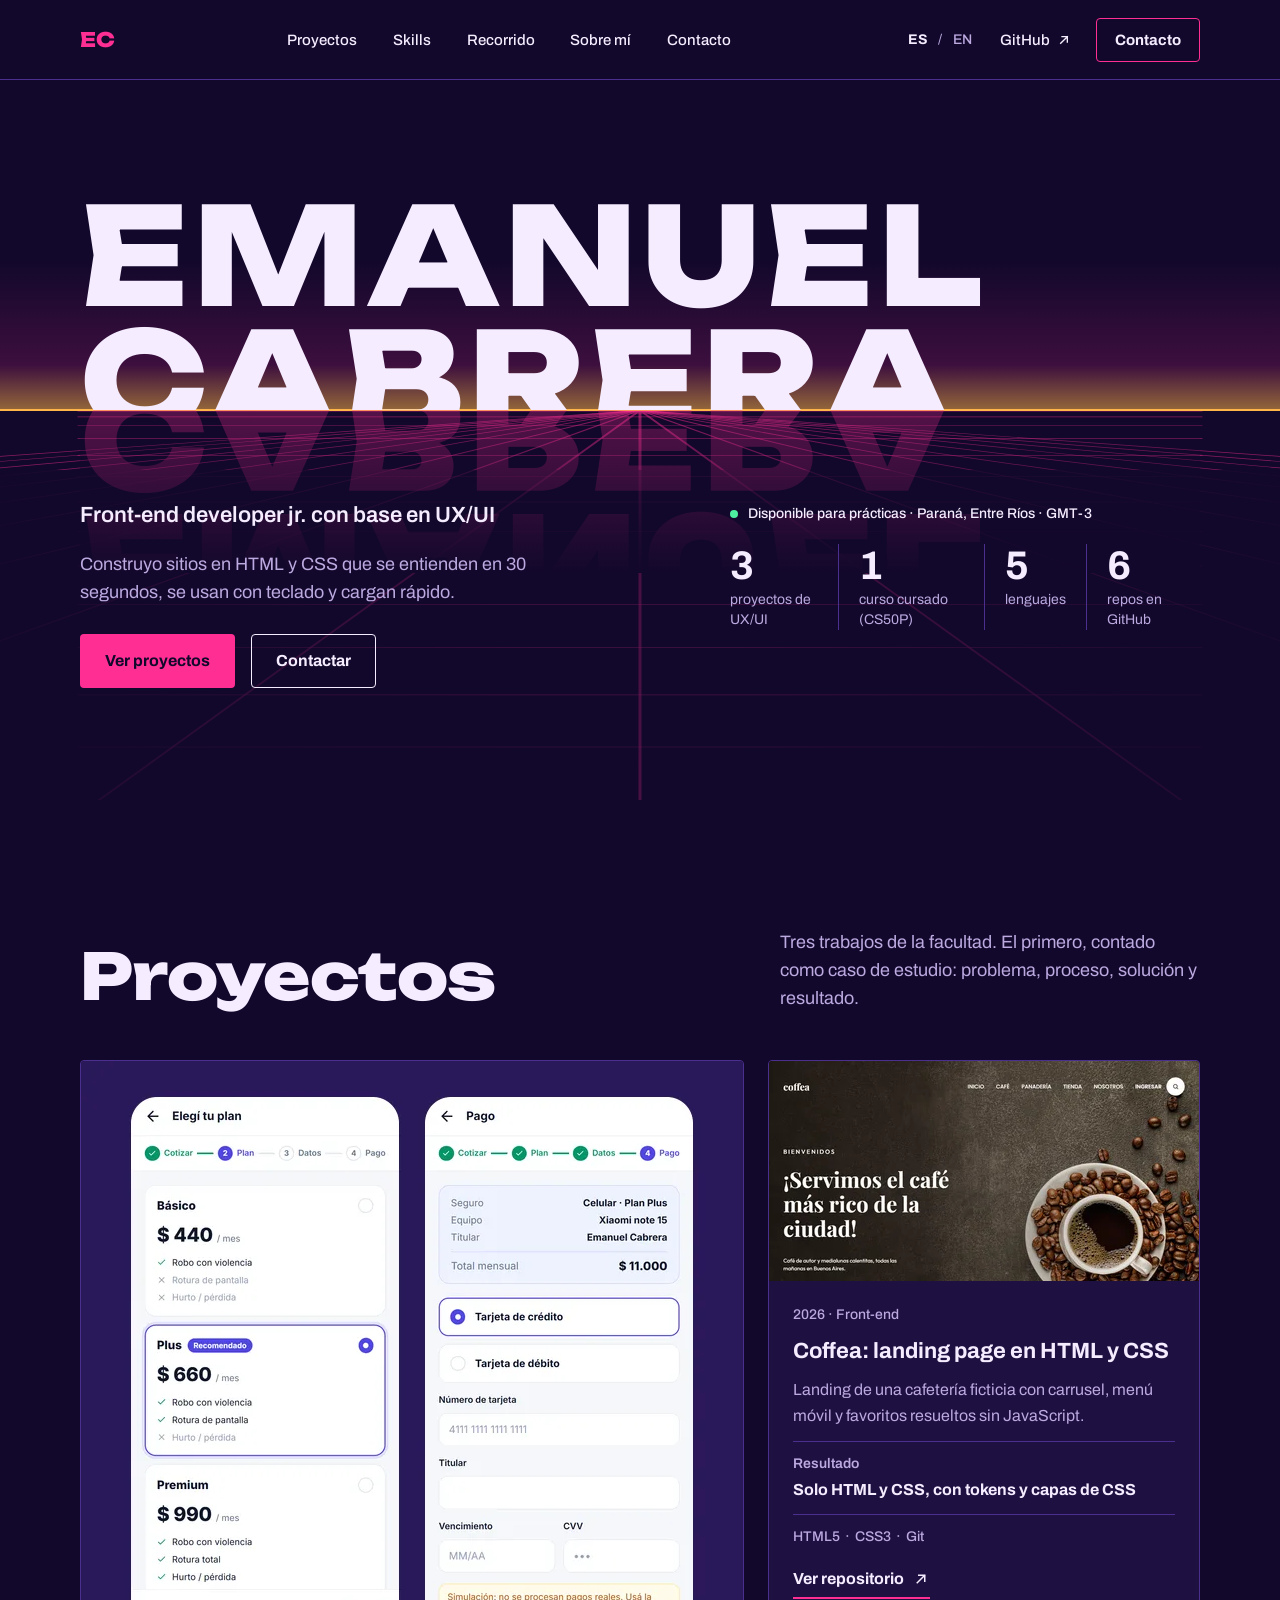
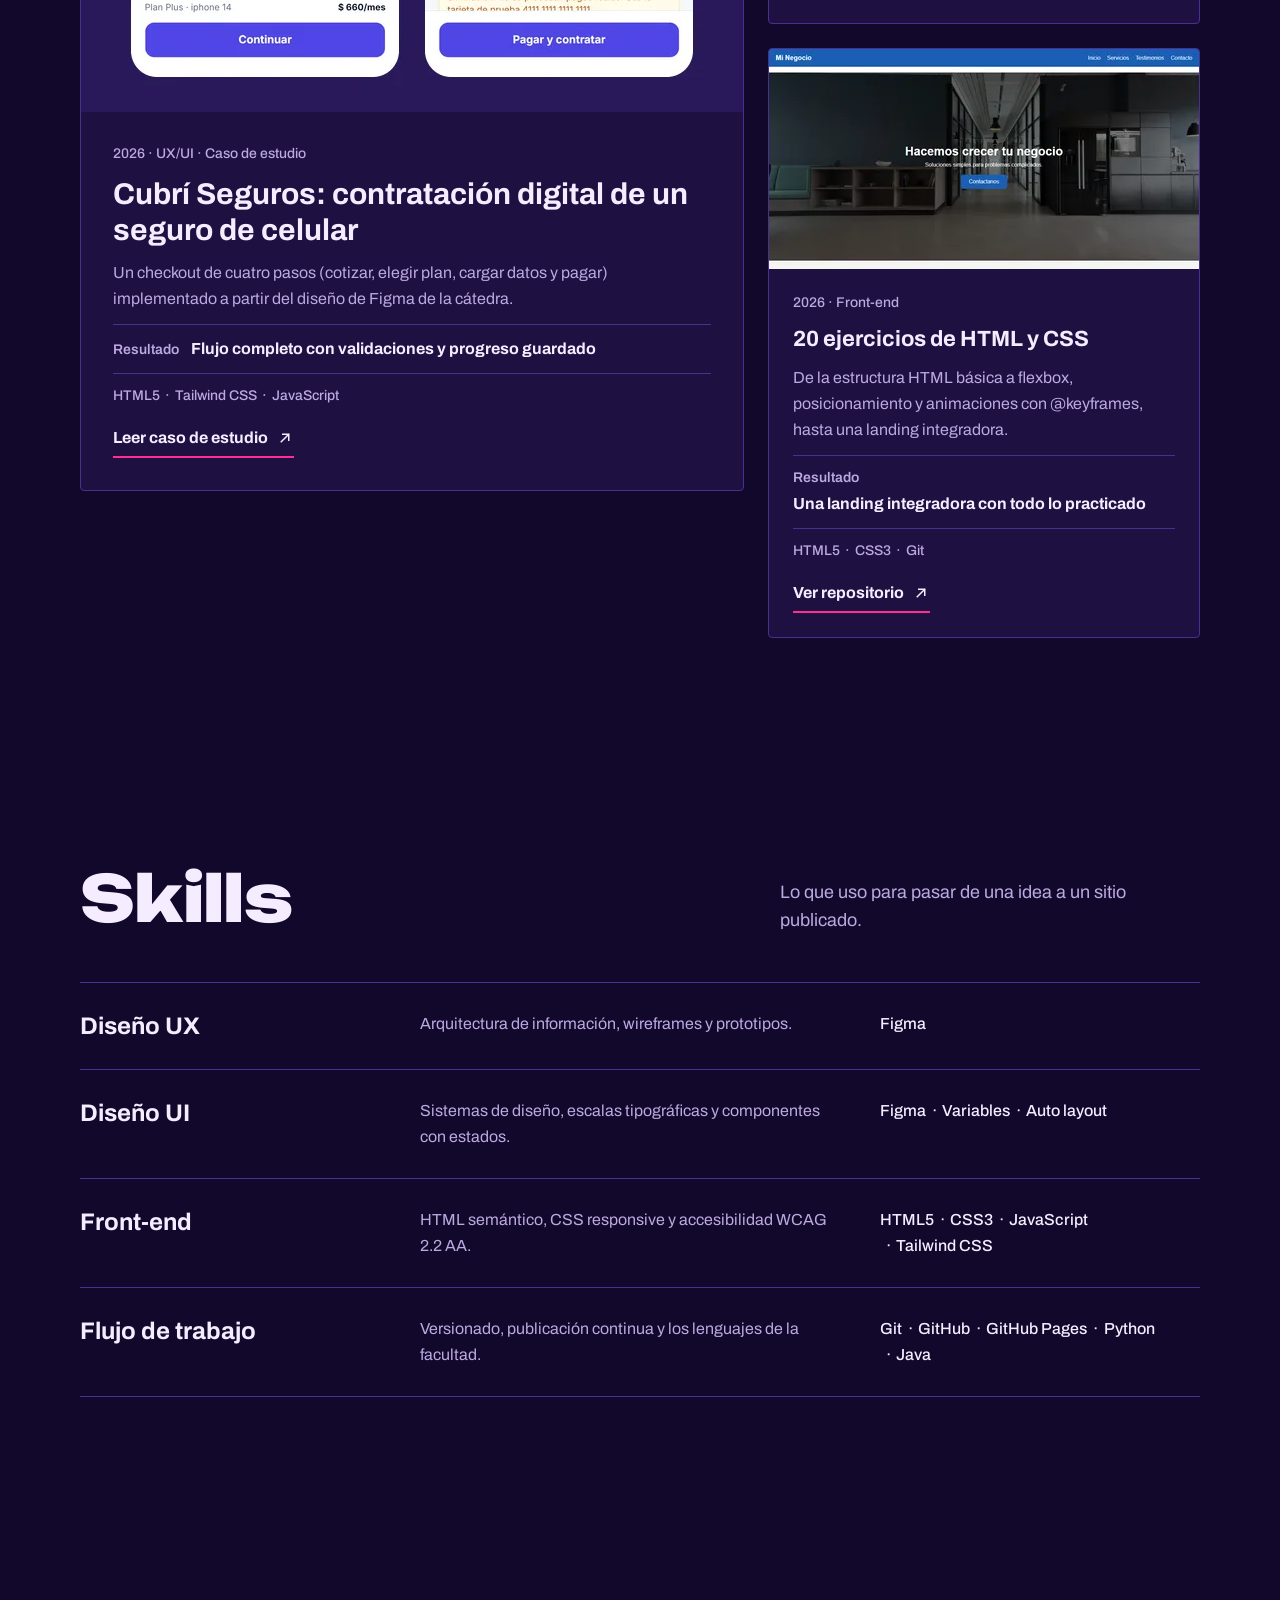
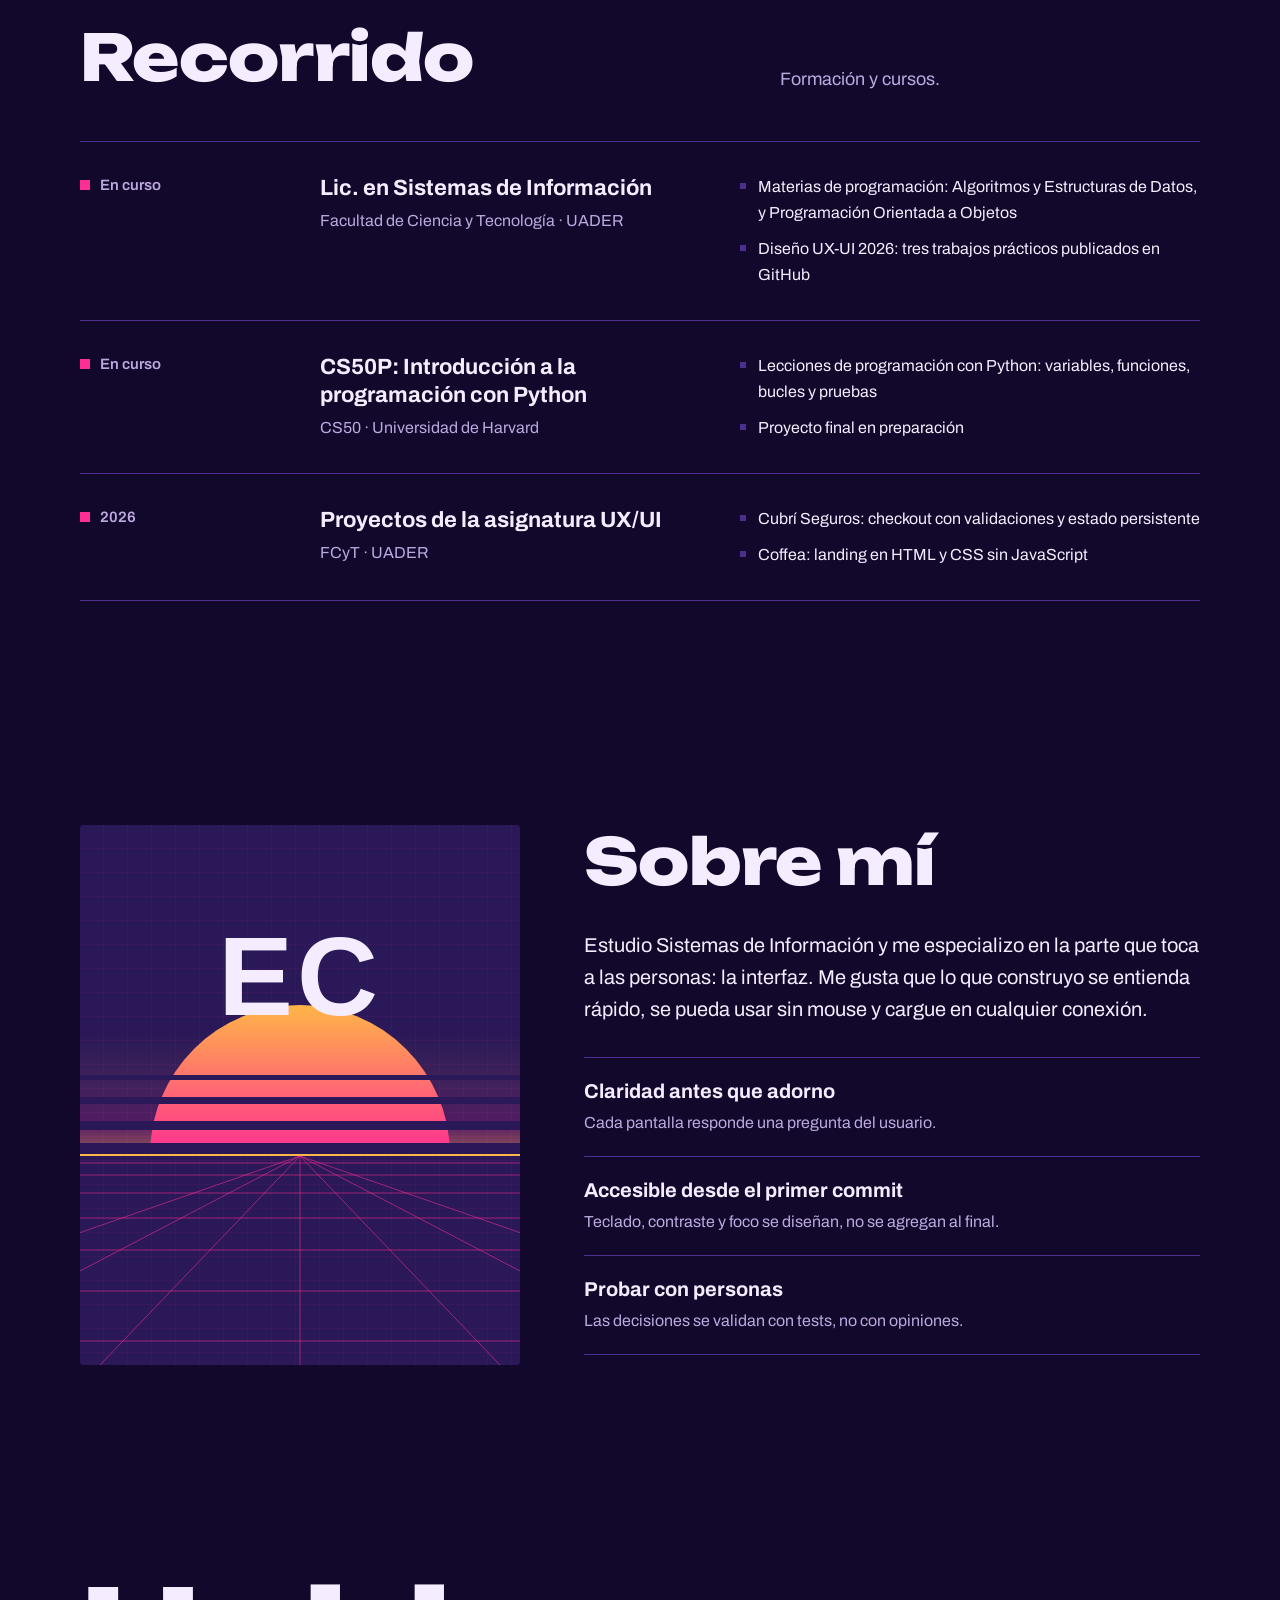
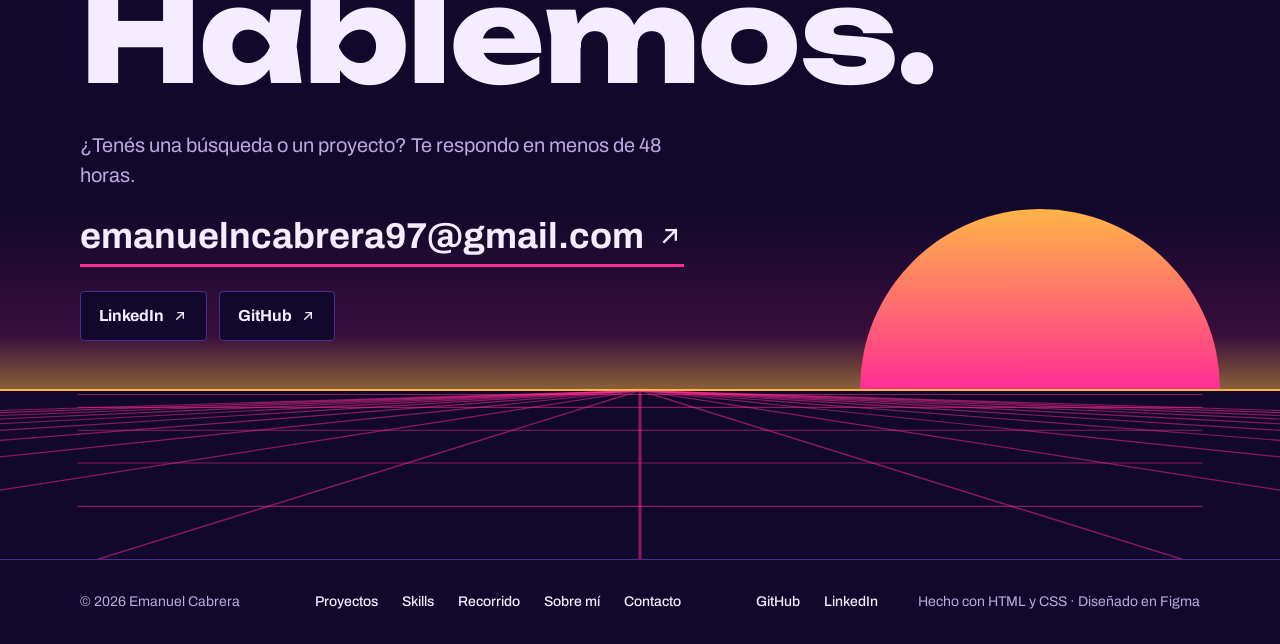
<file: index.html>
<!doctype html>
<html lang="es" class="no-js">
<head>
  <meta charset="utf-8">
  <meta name="viewport" content="width=device-width, initial-scale=1">
  <title>Emanuel Cabrera · Front-end developer jr. con base en UX/UI</title>
  <meta name="description" content="Portfolio de Emanuel Cabrera, front-end developer jr. con base en UX/UI. Casos de estudio, skills, recorrido y contacto. Sitios en HTML y CSS accesibles y rápidos.">
  <meta name="author" content="Emanuel Cabrera">
  <meta name="theme-color" content="#12082B">
  <link rel="canonical" href="https://emacabrera97.github.io/TP-Final-UXUI-Portfolio/">

  <!-- Open Graph -->
  <meta property="og:type" content="website">
  <meta property="og:locale" content="es_AR">
  <meta property="og:site_name" content="Emanuel Cabrera · Portfolio">
  <meta property="og:title" content="Emanuel Cabrera · Front-end developer jr. con base en UX/UI">
  <meta property="og:description" content="Casos de estudio de UX/UI y sitios en HTML y CSS que se entienden en 30 segundos, se usan con teclado y cargan rápido.">
  <meta property="og:url" content="https://emacabrera97.github.io/TP-Final-UXUI-Portfolio/">
  <meta property="og:image" content="https://emacabrera97.github.io/TP-Final-UXUI-Portfolio/assets/img/og-image.png">
  <meta property="og:image:width" content="1200">
  <meta property="og:image:height" content="630">
  <meta property="og:image:alt" content="Emanuel Cabrera escrito sobre un horizonte con grilla en perspectiva magenta.">
  <meta name="twitter:card" content="summary_large_image">

  <link rel="icon" href="favicon.svg" type="image/svg+xml">

  <!-- Fuentes self-hosted (2 familias, font-display: swap) -->
  <link rel="preload" href="assets/fonts/unbounded-latin-800.woff2" as="font" type="font/woff2" crossorigin>
  <link rel="preload" href="assets/fonts/archivo-latin-var.woff2" as="font" type="font/woff2" crossorigin>

  <link rel="stylesheet" href="css/tokens.css">
  <link rel="stylesheet" href="css/base.css">
  <link rel="stylesheet" href="css/components.css">
  <link rel="stylesheet" href="css/layout.css">
  <link rel="stylesheet" href="css/sections.css">

  <!-- Marca que JS está disponible antes del primer render (evita parpadeo del menú) -->
  <script>document.documentElement.classList.replace("no-js", "js");</script>
  <script src="js/main.js" defer></script>
  <script src="js/i18n.js" defer></script>
</head>
<body data-page="home">
  <a class="skip-link" href="#contenido" data-i18n="skip">Saltar al contenido</a>

  <header class="site-header">
    <div class="site-header__bar">
      <a class="logo" href="#inicio" aria-label="EC, Emanuel Cabrera: ir al inicio" data-i18n-aria="logo_label">EC</a>

      <nav class="site-nav" aria-label="Principal" data-i18n-aria="nav_label">
        <div class="nav-panel" id="menu">
          <ul class="nav-list" role="list">
            <li><a class="nav-link" href="#projects" data-i18n="nav_projects">Proyectos</a></li>
            <li><a class="nav-link" href="#skills" data-i18n="nav_skills">Skills</a></li>
            <li><a class="nav-link" href="#experience" data-i18n="nav_experience">Recorrido</a></li>
            <li><a class="nav-link" href="#about" data-i18n="nav_about">Sobre mí</a></li>
            <li><a class="nav-link" href="#contact" data-i18n="nav_contact">Contacto</a></li>
          </ul>

          <div class="nav-panel__actions">
            <a class="btn btn--primary btn--block" href="mailto:emanuelncabrera97@gmail.com" data-i18n="menu_write">Escribime</a>
            <a class="btn btn--secondary btn--block" href="https://github.com/emacabrera97" target="_blank" rel="noopener noreferrer">
              GitHub <span class="icon icon--arrow" aria-hidden="true"></span>
              <span class="visually-hidden" data-i18n="new_tab">(se abre en una pestaña nueva)</span>
            </a>
          </div>

          <div class="nav-panel__horizon" aria-hidden="true">
            <img src="assets/img/grid-floor-menu.svg" alt="" width="3640" height="151" loading="lazy" decoding="async">
          </div>
        </div>
      </nav>

      <div class="header-actions">
        <div class="lang-toggle" role="group" aria-label="Idioma" data-i18n-aria="lang_label">
          <button class="lang-toggle__btn" type="button" lang="es" data-lang="es" aria-pressed="true">ES</button>
          <span class="lang-toggle__sep" aria-hidden="true">/</span>
          <button class="lang-toggle__btn" type="button" lang="en" data-lang="en" aria-pressed="false">EN</button>
        </div>

        <a class="header-github" href="https://github.com/emacabrera97" target="_blank" rel="noopener noreferrer">
          GitHub <span class="icon icon--arrow" aria-hidden="true"></span>
          <span class="visually-hidden" data-i18n="new_tab">(se abre en una pestaña nueva)</span>
        </a>

        <a class="btn btn--outline header-cta" href="#contact" data-i18n="nav_contact">Contacto</a>

        <button class="menu-toggle" type="button" aria-expanded="false" aria-controls="menu" aria-label="Abrir menú" data-label-open="Abrir menú" data-label-close="Cerrar menú">
          <span class="icon icon--menu" aria-hidden="true"></span>
        </button>
      </div>
    </div>
  </header>

  <main id="contenido" tabindex="-1">
    <section class="hero" id="inicio" aria-label="Presentación" data-i18n-aria="hero_label">
      <!-- Capas decorativas: luz del horizonte, grilla en perspectiva y viñeta -->
      <div class="hero__glow" aria-hidden="true"></div>
      <div class="hero__floor" aria-hidden="true">
        <picture>
          <source media="(min-width: 48em)" srcset="assets/img/grid-floor-hero.svg" width="10920" height="394">
          <img src="assets/img/grid-floor-hero-mobile.svg" alt="" width="3640" height="634" decoding="async" fetchpriority="low">
        </picture>
      </div>
      <div class="hero__vignette" aria-hidden="true"></div>

      <div class="container hero__inner">
        <!-- El nombre es el horizonte: la segunda línea queda cortada por la línea ámbar -->
        <div class="hero__sky">
          <h1 class="hero__name">
            <span class="hero__line">Emanuel</span>
            <span class="hero__line">Cabrera</span>
          </h1>
        </div>
        <div class="hero__reflection" aria-hidden="true">
          <div class="hero__mirror">
            <span class="hero__line">Emanuel</span>
            <span class="hero__line">Cabrera</span>
          </div>
        </div>

        <div class="hero__body">
          <div class="hero__intro">
            <p class="hero__role" data-i18n="hero_role">Front-end developer jr. con base en UX/UI</p>
            <p class="hero__pitch" data-i18n="hero_pitch">Construyo sitios en HTML y CSS que se entienden en 30 segundos, se usan con teclado y cargan rápido.</p>
            <div class="hero__ctas">
              <a class="btn btn--primary" href="#projects" data-i18n="cta_projects">Ver proyectos</a>
              <a class="btn btn--secondary" href="#contact" data-i18n="cta_contact">Contactar</a>
            </div>
          </div>

          <div class="hero__readout">
            <p class="availability">
              <img src="assets/icons/dot-success.svg" alt="" width="8" height="8">
              <span><span data-i18n="hero_available">Disponible para prácticas</span> · <span class="nowrap">Paraná, Entre Ríos · <abbr title="Hora de Argentina, UTC−3">GMT-3</abbr></span></span>
            </p>
            <h2 class="visually-hidden" id="metricas" data-i18n="metrics_title">Highlights en números</h2>
            <dl class="metrics" aria-labelledby="metricas">
              <div class="metric">
                <dt data-i18n="metric_cases">proyectos de UX/UI</dt>
                <dd>3</dd>
              </div>
              <div class="metric">
                <dt data-i18n="metric_years">curso cursado (CS50P)</dt>
                <dd>1</dd>
              </div>
              <div class="metric">
                <dt data-i18n="metric_tools">lenguajes</dt>
                <dd>5</dd>
              </div>
              <div class="metric">
                <dt data-i18n="metric_courses">repos en GitHub</dt>
                <dd>6</dd>
              </div>
            </dl>
          </div>
        </div>
      </div>
    </section>

    <section class="section projects" id="projects" aria-labelledby="projects-title">
      <div class="container">
        <div class="section-head projects__head">
          <h2 class="section-title" id="projects-title" data-i18n="projects_title">Proyectos</h2>
          <p class="section-intro" data-i18n="projects_intro">Tres trabajos de la facultad. El primero, contado como caso de estudio: problema, proceso, solución y resultado.</p>
        </div>

        <div class="project-grid">
          <!-- Proyecto destacado: tiene caso de estudio desarrollado (caso-estudio.html) -->
          <article class="project-card project-card--featured">
            <div class="project-card__media">
              <img
                src="assets/img/mock-cubri.webp"
                srcset="assets/img/mock-cubri.webp 662w, assets/img/mock-cubri@2x.webp 1324w"
                sizes="(min-width: 64em) 662px, (min-width: 48em) 50vw, 100vw"
                width="662" height="651" loading="lazy" decoding="async"
                alt="Capturas mobile de Cubrí Seguros: la pantalla Elegí tu plan con tres planes y la pantalla de pago con tarjeta."
                data-i18n-alt="p1_alt">
            </div>
            <div class="project-card__body">
              <p class="project-card__meta"><time datetime="2026">2026</time> · UX/UI · <span data-i18n="case_study">Caso de estudio</span></p>
              <h3 class="project-card__title" data-i18n="p1_title">Cubrí Seguros: contratación digital de un seguro de celular</h3>
              <p class="project-card__desc" data-i18n="p1_desc">Un checkout de cuatro pasos (cotizar, elegir plan, cargar datos y pagar) implementado a partir del diseño de Figma de la cátedra.</p>
              <p class="project-card__result">
                <span class="project-card__result-label" data-i18n="result">Resultado</span>
                <strong data-i18n="p1_result">Flujo completo con validaciones y progreso guardado</strong>
              </p>
              <ul class="tags" aria-label="Herramientas" data-i18n-aria="tools_label">
                <li>HTML5</li>
                <li>Tailwind CSS</li>
                <li>JavaScript</li>
              </ul>
              <a class="link-text project-card__link" href="caso-estudio.html">
                <span data-i18n="read_case">Leer caso de estudio</span>
                <span class="icon icon--arrow-18" aria-hidden="true"></span>
              </a>
            </div>
          </article>

          <article class="project-card">
            <div class="project-card__media">
              <img
                src="assets/img/mock-coffea.webp"
                srcset="assets/img/mock-coffea.webp 430w, assets/img/mock-coffea@2x.webp 860w"
                sizes="(min-width: 64em) 430px, (min-width: 48em) 50vw, 100vw"
                width="430" height="220" loading="lazy" decoding="async"
                alt="Portada de la landing de Coffea: una taza de café con granos y el título ¡Servimos el café más rico de la ciudad!"
                data-i18n-alt="p2_alt">
            </div>
            <div class="project-card__body">
              <p class="project-card__meta"><time datetime="2026">2026</time> · Front-end</p>
              <h3 class="project-card__title" data-i18n="p2_title">Coffea: landing page en HTML y CSS</h3>
              <p class="project-card__desc" data-i18n="p2_desc">Landing de una cafetería ficticia con carrusel, menú móvil y favoritos resueltos sin JavaScript.</p>
              <p class="project-card__result">
                <span class="project-card__result-label" data-i18n="result">Resultado</span>
                <strong data-i18n="p2_result">Solo HTML y CSS, con tokens y capas de CSS</strong>
              </p>
              <ul class="tags" aria-label="Herramientas" data-i18n-aria="tools_label">
                <li>HTML5</li>
                <li>CSS3</li>
                <li>Git</li>
              </ul>
              <a class="link-text project-card__link" href="https://github.com/emacabrera97/coffea-landing" target="_blank" rel="noopener noreferrer">
                <span data-i18n="view_repo">Ver repositorio</span>
                <span class="icon icon--arrow-18" aria-hidden="true"></span>
                <span class="visually-hidden" data-i18n="new_tab">(se abre en una pestaña nueva)</span>
              </a>
            </div>
          </article>

          <article class="project-card">
            <div class="project-card__media">
              <img
                src="assets/img/mock-tp3.webp"
                srcset="assets/img/mock-tp3.webp 430w, assets/img/mock-tp3@2x.webp 860w"
                sizes="(min-width: 64em) 430px, (min-width: 48em) 50vw, 100vw"
                width="430" height="220" loading="lazy" decoding="async"
                alt="Landing integradora Mi Negocio: portada con el título Hacemos crecer tu negocio y un botón Contactanos."
                data-i18n-alt="p3_alt">
            </div>
            <div class="project-card__body">
              <p class="project-card__meta"><time datetime="2026">2026</time> · Front-end</p>
              <h3 class="project-card__title" data-i18n="p3_title">20 ejercicios de HTML y CSS</h3>
              <p class="project-card__desc" data-i18n="p3_desc">De la estructura HTML básica a flexbox, posicionamiento y animaciones con @keyframes, hasta una landing integradora.</p>
              <p class="project-card__result">
                <span class="project-card__result-label" data-i18n="result">Resultado</span>
                <strong data-i18n="p3_result">Una landing integradora con todo lo practicado</strong>
              </p>
              <ul class="tags" aria-label="Herramientas" data-i18n-aria="tools_label">
                <li>HTML5</li>
                <li>CSS3</li>
                <li>Git</li>
              </ul>
              <a class="link-text project-card__link" href="https://github.com/emacabrera97/TP3-UXUI" target="_blank" rel="noopener noreferrer">
                <span data-i18n="view_repo">Ver repositorio</span>
                <span class="icon icon--arrow-18" aria-hidden="true"></span>
                <span class="visually-hidden" data-i18n="new_tab">(se abre en una pestaña nueva)</span>
              </a>
            </div>
          </article>
        </div>
      </div>
    </section>

    <section class="section" id="skills" aria-labelledby="skills-title">
      <div class="container">
        <div class="section-head">
          <h2 class="section-title" id="skills-title">Skills</h2>
          <p class="section-intro" data-i18n="skills_intro">Lo que uso para pasar de una idea a un sitio publicado.</p>
        </div>

        <ul class="skill-list" role="list">
          <li class="skill-row">
            <h3 class="skill-row__title" data-i18n="s1_title">Diseño UX</h3>
            <p class="skill-row__desc" data-i18n="s1_desc">Arquitectura de información, wireframes y prototipos.</p>
            <ul class="tags skill-row__tools" aria-label="Herramientas" data-i18n-aria="tools_label">
              <li>Figma</li>
            </ul>
          </li>
          <li class="skill-row">
            <h3 class="skill-row__title" data-i18n="s2_title">Diseño UI</h3>
            <p class="skill-row__desc" data-i18n="s2_desc">Sistemas de diseño, escalas tipográficas y componentes con estados.</p>
            <ul class="tags skill-row__tools" aria-label="Herramientas" data-i18n-aria="tools_label">
              <li>Figma</li><li data-i18n="tag_variables">Variables</li><li>Auto layout</li>
            </ul>
          </li>
          <li class="skill-row">
            <h3 class="skill-row__title">Front-end</h3>
            <p class="skill-row__desc" data-i18n="s3_desc">HTML semántico, CSS responsive y accesibilidad WCAG 2.2 AA.</p>
            <ul class="tags skill-row__tools" aria-label="Herramientas" data-i18n-aria="tools_label">
              <li>HTML5</li><li>CSS3</li><li>JavaScript</li><li>Tailwind CSS</li>
            </ul>
          </li>
          <li class="skill-row">
            <h3 class="skill-row__title" data-i18n="s4_title">Flujo de trabajo</h3>
            <p class="skill-row__desc" data-i18n="s4_desc">Versionado, publicación continua y los lenguajes de la facultad.</p>
            <ul class="tags skill-row__tools" aria-label="Herramientas" data-i18n-aria="tools_label">
              <li>Git</li><li>GitHub</li><li>GitHub Pages</li><li>Python</li><li>Java</li>
            </ul>
          </li>
        </ul>
      </div>
    </section>

    <section class="section" id="experience" aria-labelledby="experience-title">
      <div class="container">
        <div class="section-head">
          <h2 class="section-title" id="experience-title" data-i18n="nav_experience">Recorrido</h2>
          <p class="section-intro" data-i18n="experience_intro">Formación y cursos.</p>
        </div>

        <ol class="timeline" role="list">
          <li class="timeline__item">
            <p class="timeline__period"><span data-i18n="ongoing">En curso</span></p>
            <div class="timeline__role">
              <h3 data-i18n="t1_role">Lic. en Sistemas de Información</h3>
              <p>Facultad de Ciencia y Tecnología · UADER</p>
            </div>
            <ul class="timeline__wins" role="list">
              <li data-i18n="t1_a">Materias de programación: Algoritmos y Estructuras de Datos, y Programación Orientada a Objetos</li>
              <li data-i18n="t1_b">Diseño UX-UI 2026: tres trabajos prácticos publicados en GitHub</li>
            </ul>
          </li>
          <li class="timeline__item">
            <p class="timeline__period"><span data-i18n="ongoing">En curso</span></p>
            <div class="timeline__role">
              <h3 data-i18n="t2_role">CS50P: Introducción a la programación con Python</h3>
              <p data-i18n="t2_org">CS50 · Universidad de Harvard</p>
            </div>
            <ul class="timeline__wins" role="list">
              <li data-i18n="t2_a">Lecciones de programación con Python: variables, funciones, bucles y pruebas</li>
              <li data-i18n="t2_b">Proyecto final en preparación</li>
            </ul>
          </li>
          <li class="timeline__item">
            <p class="timeline__period"><time datetime="2026">2026</time></p>
            <div class="timeline__role">
              <h3 data-i18n="t3_role">Proyectos de la asignatura UX/UI</h3>
              <p data-i18n="t3_org">FCyT · UADER</p>
            </div>
            <ul class="timeline__wins" role="list">
              <li data-i18n="t3_a">Cubrí Seguros: checkout con validaciones y estado persistente</li>
              <li data-i18n="t3_b">Coffea: landing en HTML y CSS sin JavaScript</li>
            </ul>
          </li>
        </ol>
      </div>
    </section>

    <section class="section about" id="about" aria-labelledby="about-title">
      <div class="container about__grid">
        <figure class="about__portrait">
          <!-- [placeholder] reemplazar por una foto real en WebP (440×540) con alt "Retrato de Emanuel Cabrera" -->
          <img src="assets/img/retrato-ilustracion.svg" width="440" height="540" loading="lazy" decoding="async"
            alt="Ilustración con las iniciales EC sobre un sol synthwave que se pone en un horizonte de grilla magenta."
            data-i18n-alt="about_alt">
        </figure>

        <div class="about__text">
          <h2 class="section-title" id="about-title" data-i18n="nav_about">Sobre mí</h2>
          <p class="about__bio" data-i18n="about_bio">Estudio Sistemas de Información y me especializo en la parte que toca a las personas: la interfaz. Me gusta que lo que construyo se entienda rápido, se pueda usar sin mouse y cargue en cualquier conexión.</p>

          <ul class="rule-list principles" role="list" aria-label="Principios de trabajo" data-i18n-aria="principles_title">
            <li>
              <h3 data-i18n="pr1_title">Claridad antes que adorno</h3>
              <p data-i18n="pr1_desc">Cada pantalla responde una pregunta del usuario.</p>
            </li>
            <li>
              <h3 data-i18n="pr2_title">Accesible desde el primer commit</h3>
              <p data-i18n="pr2_desc">Teclado, contraste y foco se diseñan, no se agregan al final.</p>
            </li>
            <li>
              <h3 data-i18n="pr3_title">Probar con personas</h3>
              <p data-i18n="pr3_desc">Las decisiones se validan con tests, no con opiniones.</p>
            </li>
          </ul>
        </div>
      </div>
    </section>

    <section class="contact" id="contact" aria-labelledby="contact-title">
      <div class="container contact__content">
        <h2 class="contact__title" id="contact-title" data-i18n="contact_title">Hablemos.</h2>
        <p class="contact__lead" data-i18n="contact_lead">¿Tenés una búsqueda o un proyecto? Te respondo en menos de 48 horas.</p>
        <a class="contact__email" href="mailto:emanuelncabrera97@gmail.com">
          <span>emanuelncabrera97<wbr>@gmail.com</span>
          <span class="icon icon--arrow-28" aria-hidden="true"></span>
        </a>
        <ul class="contact__social" role="list">
          <li>
            <a class="link-social" href="https://www.linkedin.com/in/emanuelncabrera" target="_blank" rel="noopener noreferrer">
              LinkedIn <span class="icon icon--arrow" aria-hidden="true"></span>
              <span class="visually-hidden" data-i18n="new_tab">(se abre en una pestaña nueva)</span>
            </a>
          </li>
          <li>
            <a class="link-social" href="https://github.com/emacabrera97" target="_blank" rel="noopener noreferrer">
              GitHub <span class="icon icon--arrow" aria-hidden="true"></span>
              <span class="visually-hidden" data-i18n="new_tab">(se abre en una pestaña nueva)</span>
            </a>
          </li>
        </ul>
      </div>

      <!-- Cierre con horizonte: luz, sol y grilla (decorativo) -->
      <div class="contact__horizon" aria-hidden="true">
        <img class="contact__sun" src="assets/img/sun.svg" alt="" width="400" height="200" loading="lazy" decoding="async">
        <div class="contact__floor">
          <picture>
            <source media="(min-width: 48em)" srcset="assets/img/grid-floor-contact.svg" width="10920" height="171">
            <img src="assets/img/grid-floor-menu.svg" alt="" width="3640" height="151" loading="lazy" decoding="async">
          </picture>
        </div>
      </div>
    </section>
  </main>

  <footer class="site-footer">
    <div class="container site-footer__inner">
      <p class="site-footer__copy">© <span data-year>2026</span> Emanuel Cabrera</p>

      <nav class="site-footer__nav" aria-label="Pie de página" data-i18n-aria="footer_nav_label">
        <ul role="list">
          <li><a href="#projects" data-i18n="nav_projects">Proyectos</a></li>
          <li><a href="#skills" data-i18n="nav_skills">Skills</a></li>
          <li><a href="#experience" data-i18n="nav_experience">Recorrido</a></li>
          <li><a href="#about" data-i18n="nav_about">Sobre mí</a></li>
          <li><a href="#contact" data-i18n="nav_contact">Contacto</a></li>
        </ul>
      </nav>

      <ul class="site-footer__social" role="list" aria-label="Redes" data-i18n-aria="social_label">
        <li><a href="https://github.com/emacabrera97" target="_blank" rel="noopener noreferrer">GitHub<span class="visually-hidden" data-i18n="new_tab">(se abre en una pestaña nueva)</span></a></li>
        <li><a href="https://www.linkedin.com/in/emanuelncabrera" target="_blank" rel="noopener noreferrer">LinkedIn<span class="visually-hidden" data-i18n="new_tab">(se abre en una pestaña nueva)</span></a></li>
      </ul>

      <p class="site-footer__credit" data-i18n="footer_credit">Hecho con HTML y CSS · Diseñado en Figma</p>
    </div>
  </footer>
</body>
</html>
</file>
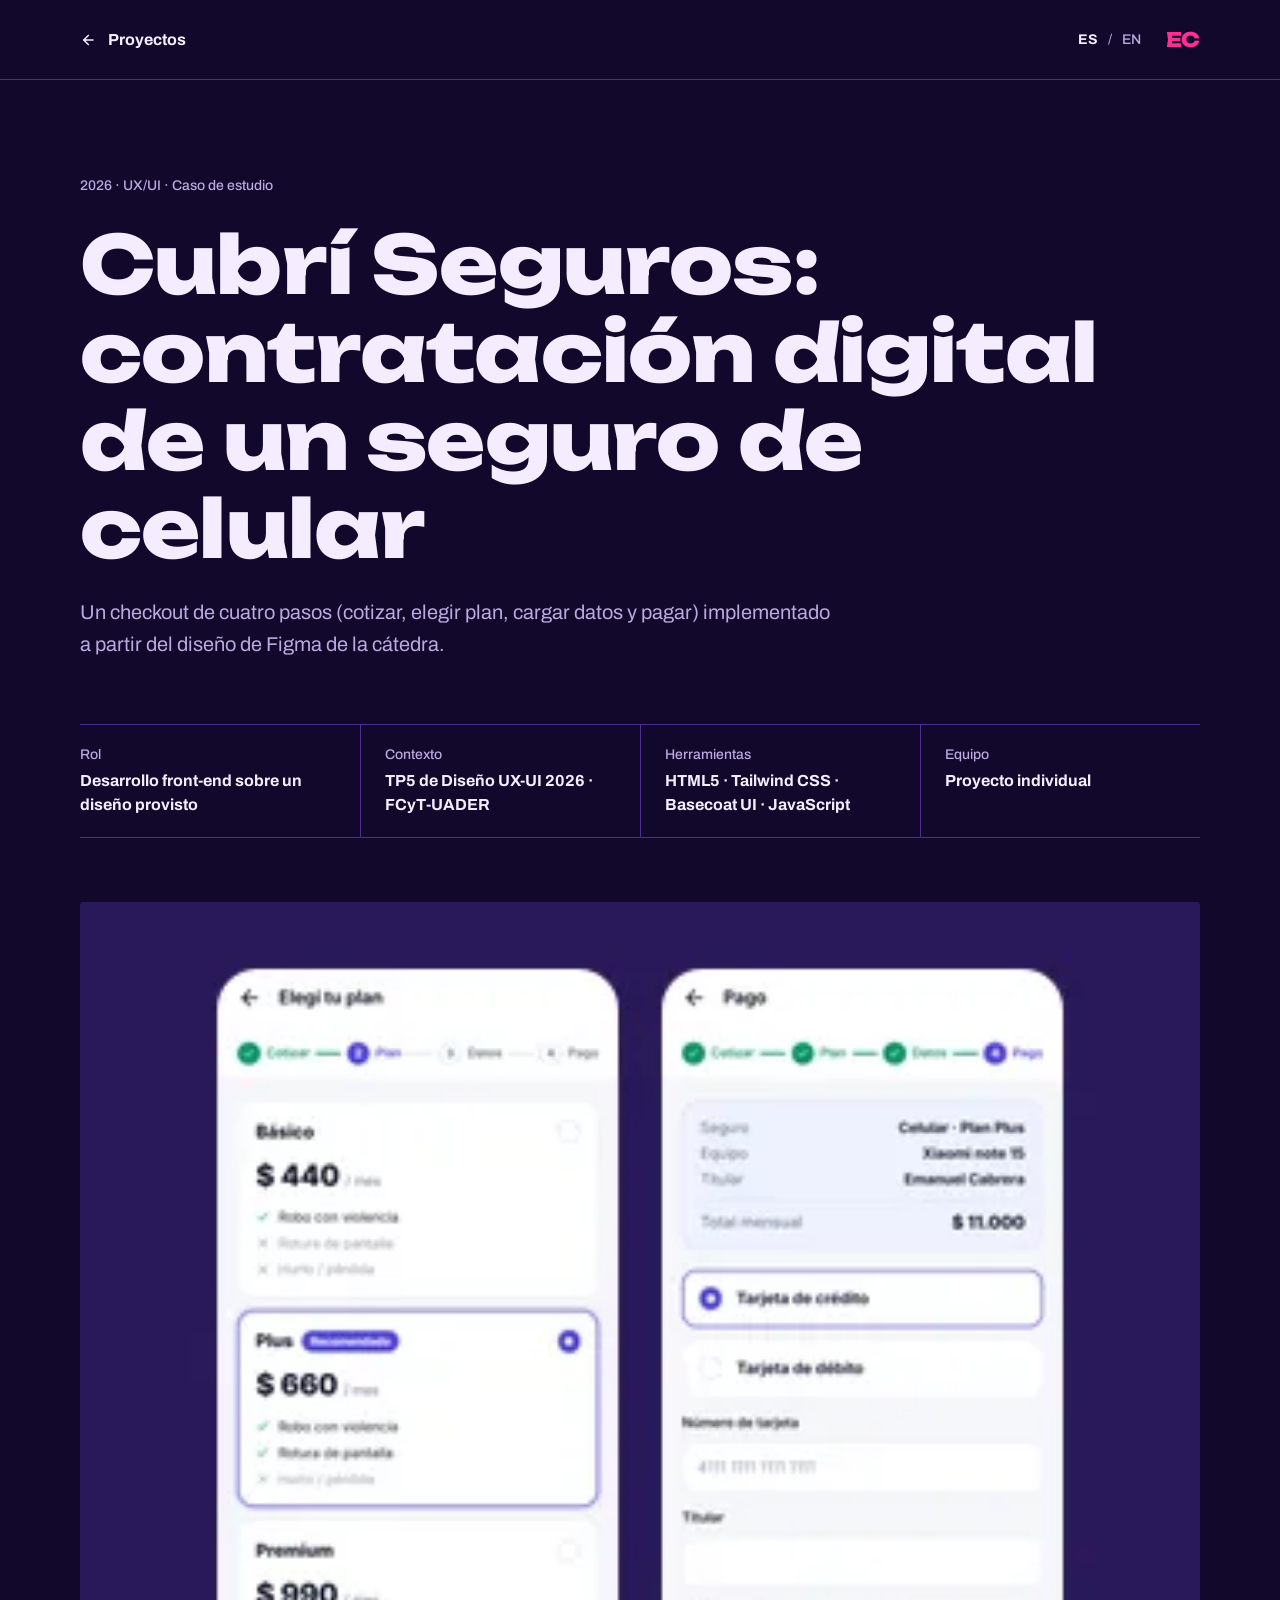
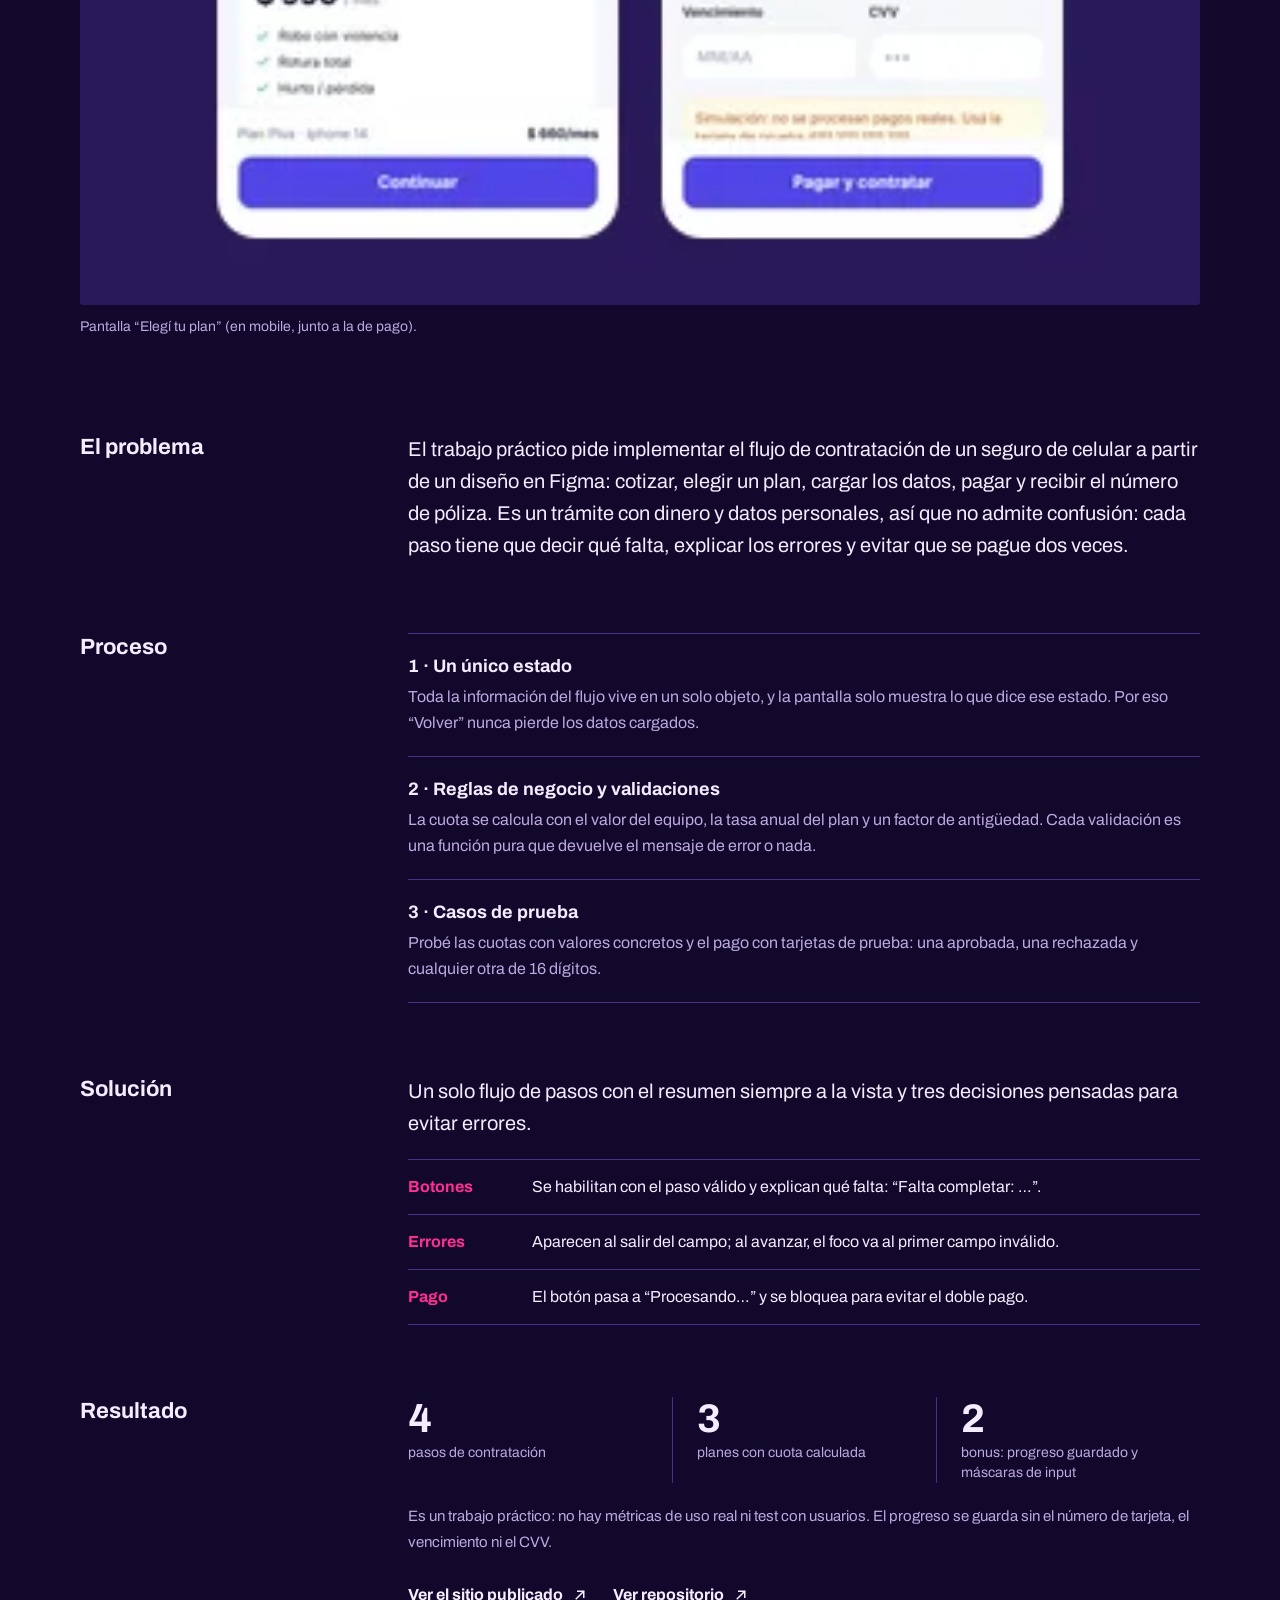
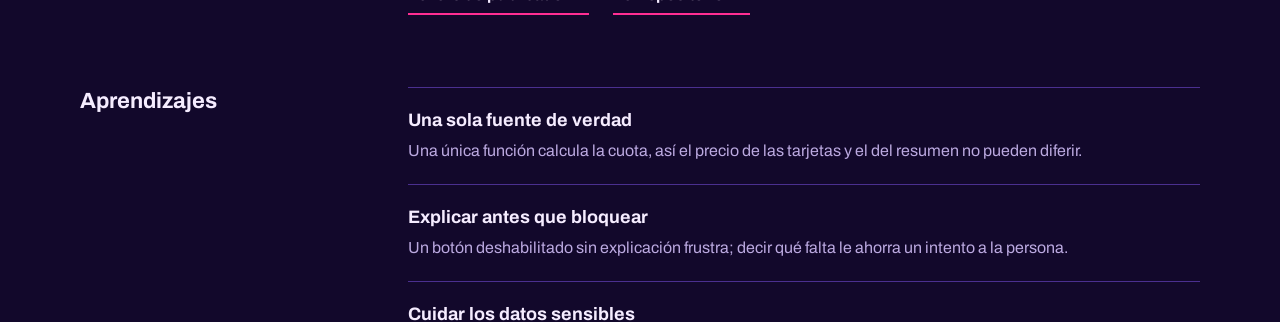
<file: caso-estudio.html>
<!doctype html>
<html lang="es" class="no-js">
<head>
  <meta charset="utf-8">
  <meta name="viewport" content="width=device-width, initial-scale=1">
  <title>Caso de estudio: Cubrí Seguros, contratación digital de un seguro de celular · Emanuel Cabrera</title>
  <meta name="description" content="Caso de estudio de Emanuel Cabrera: un checkout de cuatro pasos para contratar un seguro de celular, con validaciones y progreso guardado. Problema, proceso, solución, resultado y aprendizajes.">
  <meta name="author" content="Emanuel Cabrera">
  <meta name="theme-color" content="#12082B">
  <link rel="canonical" href="https://emacabrera97.github.io/TP-Final-UXUI-Portfolio/caso-estudio.html">

  <meta property="og:type" content="article">
  <meta property="og:locale" content="es_AR">
  <meta property="og:site_name" content="Emanuel Cabrera · Portfolio">
  <meta property="og:title" content="Caso de estudio: Cubrí Seguros, contratación digital de un seguro de celular">
  <meta property="og:description" content="Cotizar, elegir plan, cargar datos y pagar: un checkout de cuatro pasos con validaciones, hecho a partir de un diseño de Figma.">
  <meta property="og:url" content="https://emacabrera97.github.io/TP-Final-UXUI-Portfolio/caso-estudio.html">
  <meta property="og:image" content="https://emacabrera97.github.io/TP-Final-UXUI-Portfolio/assets/img/og-image.png">
  <meta property="og:image:width" content="1200">
  <meta property="og:image:height" content="630">
  <meta property="og:image:alt" content="Emanuel Cabrera escrito sobre un horizonte con grilla en perspectiva magenta.">
  <meta name="twitter:card" content="summary_large_image">

  <link rel="icon" href="favicon.svg" type="image/svg+xml">

  <link rel="preload" href="assets/fonts/unbounded-latin-800.woff2" as="font" type="font/woff2" crossorigin>
  <link rel="preload" href="assets/fonts/archivo-latin-var.woff2" as="font" type="font/woff2" crossorigin>

  <link rel="stylesheet" href="css/tokens.css">
  <link rel="stylesheet" href="css/base.css">
  <link rel="stylesheet" href="css/components.css">
  <link rel="stylesheet" href="css/layout.css">
  <link rel="stylesheet" href="css/case.css">

  <script>document.documentElement.classList.replace("no-js", "js");</script>
  <script src="js/main.js" defer></script>
  <script src="js/i18n.js" defer></script>
</head>
<body class="case-page" data-page="case">
  <a class="skip-link" href="#contenido" data-i18n="skip">Saltar al contenido</a>

  <header class="site-header">
    <div class="site-header__bar">
      <a class="back-link" href="index.html#projects">
        <span class="icon icon--arrow-left" aria-hidden="true"></span>
        <span><span class="visually-hidden" data-i18n="back_to">Volver a </span><span data-i18n="nav_projects">Proyectos</span></span>
      </a>
      <div class="header-actions">
        <div class="lang-toggle" role="group" aria-label="Idioma" data-i18n-aria="lang_label">
          <button class="lang-toggle__btn" type="button" lang="es" data-lang="es" aria-pressed="true">ES</button>
          <span class="lang-toggle__sep" aria-hidden="true">/</span>
          <button class="lang-toggle__btn" type="button" lang="en" data-lang="en" aria-pressed="false">EN</button>
        </div>
        <a class="logo case-logo" href="index.html" aria-label="EC, Emanuel Cabrera: ir al inicio" data-i18n-aria="logo_label">EC</a>
      </div>
    </div>
  </header>

  <main id="contenido" tabindex="-1">
    <article>
      <header class="case-hero container">
        <p class="case-hero__meta"><time datetime="2026">2026</time> · UX/UI · <span data-i18n="case_study">Caso de estudio</span></p>
        <h1 class="case-hero__title" data-i18n="p1_title">Cubrí Seguros: contratación digital de un seguro de celular</h1>
        <p class="case-hero__lead" data-i18n="case_lead">Un checkout de cuatro pasos (cotizar, elegir plan, cargar datos y pagar) implementado a partir del diseño de Figma de la cátedra.</p>
      </header>

      <div class="container">
        <dl class="case-facts">
          <div>
            <dt data-i18n="fact_role">Rol</dt>
            <dd data-i18n="fact_role_v">Desarrollo front-end sobre un diseño provisto</dd>
          </div>
          <div>
            <dt data-i18n="fact_duration">Contexto</dt>
            <dd data-i18n="fact_duration_v">TP5 de Diseño UX-UI 2026 · FCyT-UADER</dd>
          </div>
          <div>
            <dt data-i18n="tools_label">Herramientas</dt>
            <dd>HTML5 · Tailwind CSS · Basecoat UI · JavaScript</dd>
          </div>
          <div>
            <dt data-i18n="fact_team">Equipo</dt>
            <dd data-i18n="fact_team_v">Proyecto individual</dd>
          </div>
        </dl>

        <figure class="case-mockup">
          <picture>
            <source media="(min-width: 48em)"
              srcset="assets/img/case-cubri.webp 1120w, assets/img/case-cubri@2x.webp 2240w"
              sizes="(min-width: 80em) 1120px, calc(100vw - 5rem)" width="1120" height="560">
            <img
              src="assets/img/case-cubri-mobile.webp"
              srcset="assets/img/case-cubri-mobile.webp 335w, assets/img/case-cubri-mobile@2x.webp 670w"
              sizes="calc(100vw - 2.5rem)" width="335" height="300" decoding="async" fetchpriority="high"
              alt="Cubrí Seguros: pantallas Elegí tu plan y Pago. Tres planes (Básico, Plus recomendado y Premium) con su cuota mensual, y el formulario de pago con tarjeta."
              data-i18n-alt="case_mockup_alt">
          </picture>
          <figcaption data-i18n="case_caption">Pantalla “Elegí tu plan” (en mobile, junto a la de pago).</figcaption>
        </figure>

        <section class="case-section" aria-labelledby="problema">
          <h2 id="problema" data-i18n="case_problem">El problema</h2>
          <div class="case-section__body">
            <p class="case-text-lg" data-i18n="case_problem_text">El trabajo práctico pide implementar el flujo de contratación de un seguro de celular a partir de un diseño en Figma: cotizar, elegir un plan, cargar los datos, pagar y recibir el número de póliza. Es un trámite con dinero y datos personales, así que no admite confusión: cada paso tiene que decir qué falta, explicar los errores y evitar que se pague dos veces.</p>
          </div>
        </section>

        <section class="case-section" aria-labelledby="proceso">
          <h2 id="proceso" data-i18n="case_process">Proceso</h2>
          <div class="case-section__body">
            <ol class="rule-list case-steps" role="list">
              <li>
                <h3 data-i18n="step1_title">1 · Un único estado</h3>
                <p data-i18n="step1_text">Toda la información del flujo vive en un solo objeto, y la pantalla solo muestra lo que dice ese estado. Por eso “Volver” nunca pierde los datos cargados.</p>
              </li>
              <li>
                <h3 data-i18n="step2_title">2 · Reglas de negocio y validaciones</h3>
                <p data-i18n="step2_text">La cuota se calcula con el valor del equipo, la tasa anual del plan y un factor de antigüedad. Cada validación es una función pura que devuelve el mensaje de error o nada.</p>
              </li>
              <li>
                <h3 data-i18n="step3_title">3 · Casos de prueba</h3>
                <p data-i18n="step3_text">Probé las cuotas con valores concretos y el pago con tarjetas de prueba: una aprobada, una rechazada y cualquier otra de 16 dígitos.</p>
              </li>
            </ol>
          </div>
        </section>

        <section class="case-section" aria-labelledby="solucion">
          <h2 id="solucion" data-i18n="case_solution">Solución</h2>
          <div class="case-section__body">
            <p class="case-text-lg" data-i18n="case_solution_text">Un solo flujo de pasos con el resumen siempre a la vista y tres decisiones pensadas para evitar errores.</p>
            <dl class="case-compare">
              <div>
                <dt data-i18n="sol1_title">Botones</dt>
                <dd data-i18n="sol1_text">Se habilitan con el paso válido y explican qué falta: “Falta completar: …”.</dd>
              </div>
              <div>
                <dt data-i18n="sol2_title">Errores</dt>
                <dd data-i18n="sol2_text">Aparecen al salir del campo; al avanzar, el foco va al primer campo inválido.</dd>
              </div>
              <div>
                <dt data-i18n="sol3_title">Pago</dt>
                <dd data-i18n="sol3_text">El botón pasa a “Procesando…” y se bloquea para evitar el doble pago.</dd>
              </div>
            </dl>
          </div>
        </section>

        <section class="case-section" aria-labelledby="resultado">
          <h2 id="resultado" data-i18n="result">Resultado</h2>
          <div class="case-section__body">
            <dl class="case-readout">
              <div class="metric">
                <dt data-i18n="r1_label">pasos de contratación</dt>
                <dd>4</dd>
              </div>
              <div class="metric">
                <dt data-i18n="r2_label">planes con cuota calculada</dt>
                <dd>3</dd>
              </div>
              <div class="metric">
                <dt data-i18n="r3_label">bonus: progreso guardado y máscaras de input</dt>
                <dd>2</dd>
              </div>
            </dl>
            <p class="case-note" data-i18n="case_note">Es un trabajo práctico: no hay métricas de uso real ni test con usuarios. El progreso se guarda sin el número de tarjeta, el vencimiento ni el CVV.</p>
            <ul class="case-links" role="list">
              <li>
                <a class="link-text" href="https://emacabrera97.github.io/TP5-UXUI/" target="_blank" rel="noopener noreferrer">
                  <span data-i18n="view_live">Ver el sitio publicado</span>
                  <span class="icon icon--arrow-18" aria-hidden="true"></span>
                  <span class="visually-hidden" data-i18n="new_tab">(se abre en una pestaña nueva)</span>
                </a>
              </li>
              <li>
                <a class="link-text" href="https://github.com/emacabrera97/TP5-UXUI" target="_blank" rel="noopener noreferrer">
                  <span data-i18n="view_repo">Ver repositorio</span>
                  <span class="icon icon--arrow-18" aria-hidden="true"></span>
                  <span class="visually-hidden" data-i18n="new_tab">(se abre en una pestaña nueva)</span>
                </a>
              </li>
            </ul>
          </div>
        </section>

        <section class="case-section" aria-labelledby="aprendizajes">
          <h2 id="aprendizajes" data-i18n="case_learnings">Aprendizajes</h2>
          <div class="case-section__body">
            <ul class="rule-list case-steps" role="list">
              <li>
                <h3 data-i18n="l1_title">Una sola fuente de verdad</h3>
                <p data-i18n="l1_text">Una única función calcula la cuota, así el precio de las tarjetas y el del resumen no pueden diferir.</p>
              </li>
              <li>
                <h3 data-i18n="l2_title">Explicar antes que bloquear</h3>
                <p data-i18n="l2_text">Un botón deshabilitado sin explicación frustra; decir qué falta le ahorra un intento a la persona.</p>
              </li>
              <li>
                <h3 data-i18n="l3_title">Cuidar los datos sensibles</h3>
                <p data-i18n="l3_text">El almacenamiento del navegador no está protegido, por eso nunca guarda los datos de la tarjeta.</p>
              </li>
            </ul>
          </div>
        </section>
      </div>
    </article>

    <nav class="container case-next" aria-label="Siguiente proyecto" data-i18n-aria="next_project">
      <a class="case-next__link" href="index.html#projects">
        <span class="case-next__text">
          <span class="case-next__label" data-i18n="next_project">Siguiente proyecto</span>
          <span class="case-next__title" data-i18n="p2_title">Coffea: landing page en HTML y CSS</span>
        </span>
        <span class="icon icon--arrow-36" aria-hidden="true"></span>
      </a>
    </nav>
  </main>

  <footer class="site-footer">
    <div class="container case-footer">
      <p class="site-footer__copy">© <span data-year>2026</span> Emanuel Cabrera</p>
      <a class="case-footer__back" href="index.html#projects">
        <span data-i18n="back_projects">Volver a proyectos</span>
        <span class="icon icon--arrow" aria-hidden="true"></span>
      </a>
    </div>
  </footer>
</body>
</html>
</file>
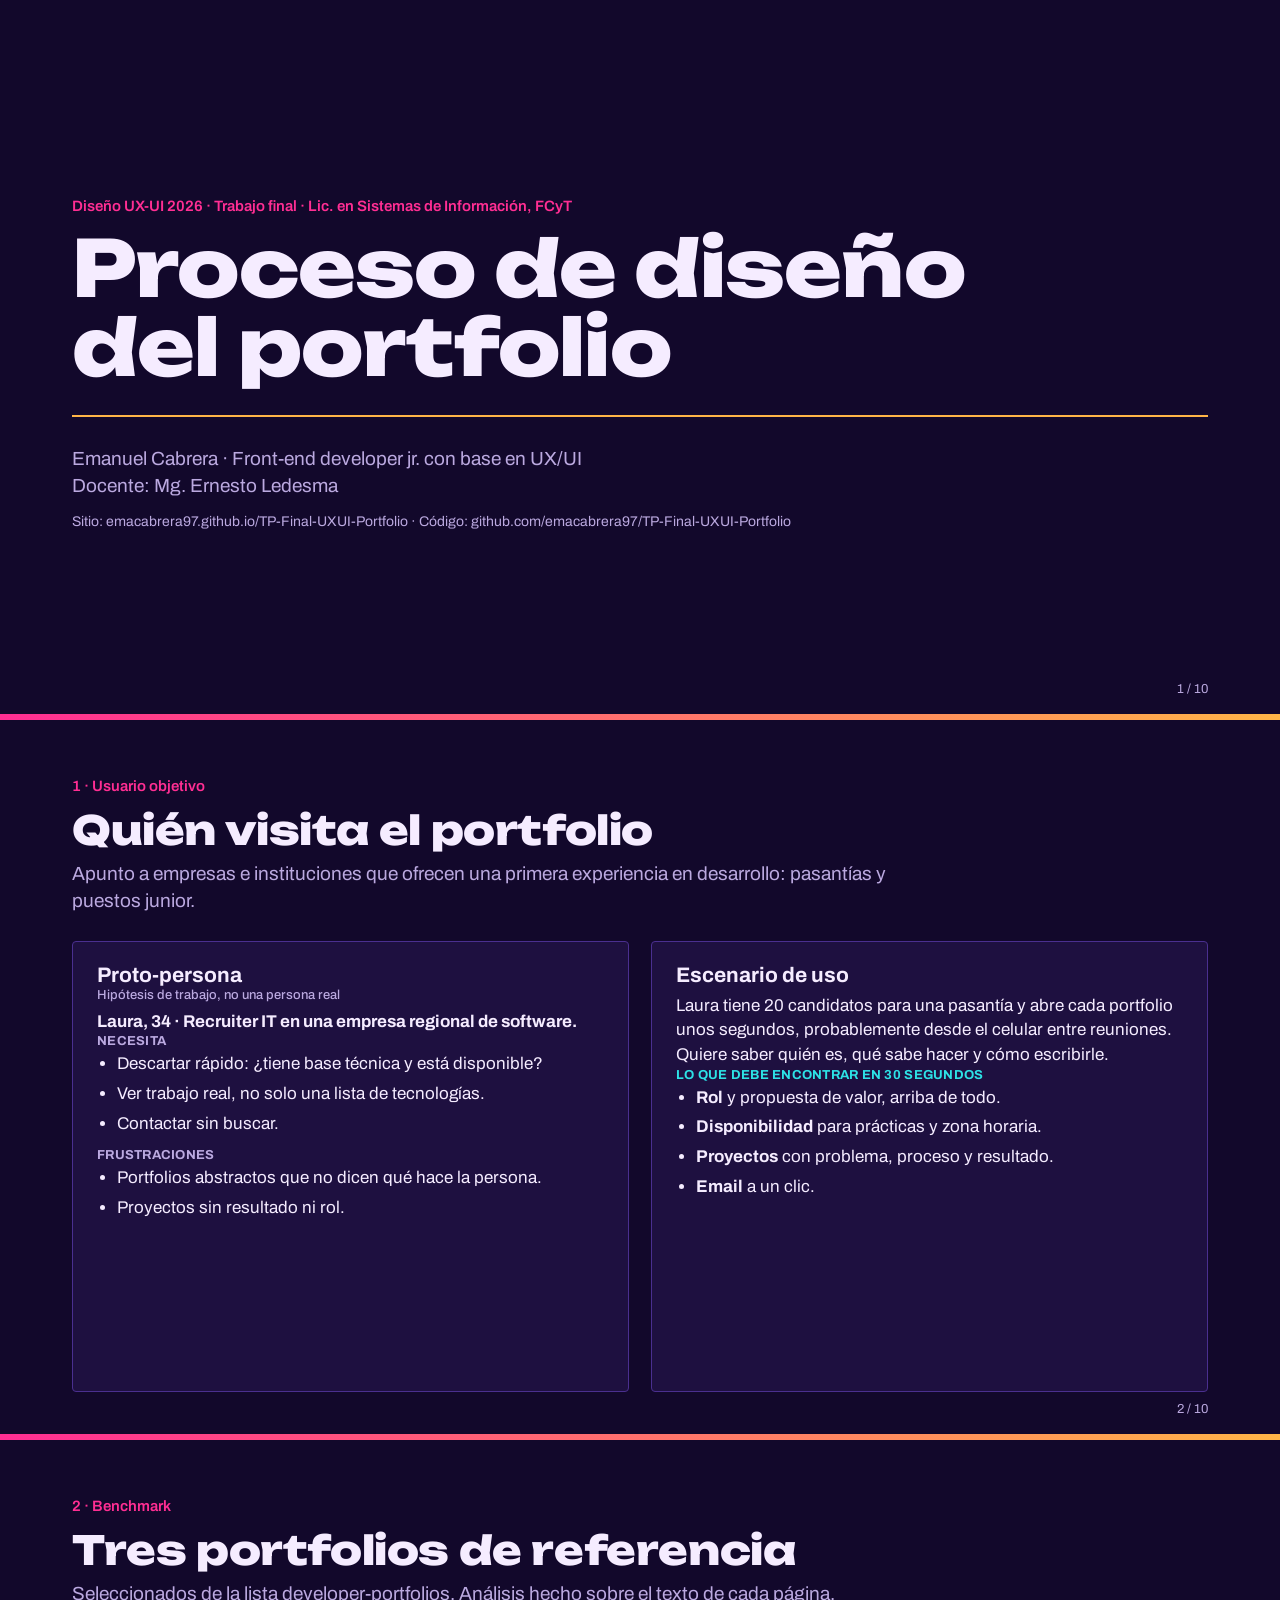
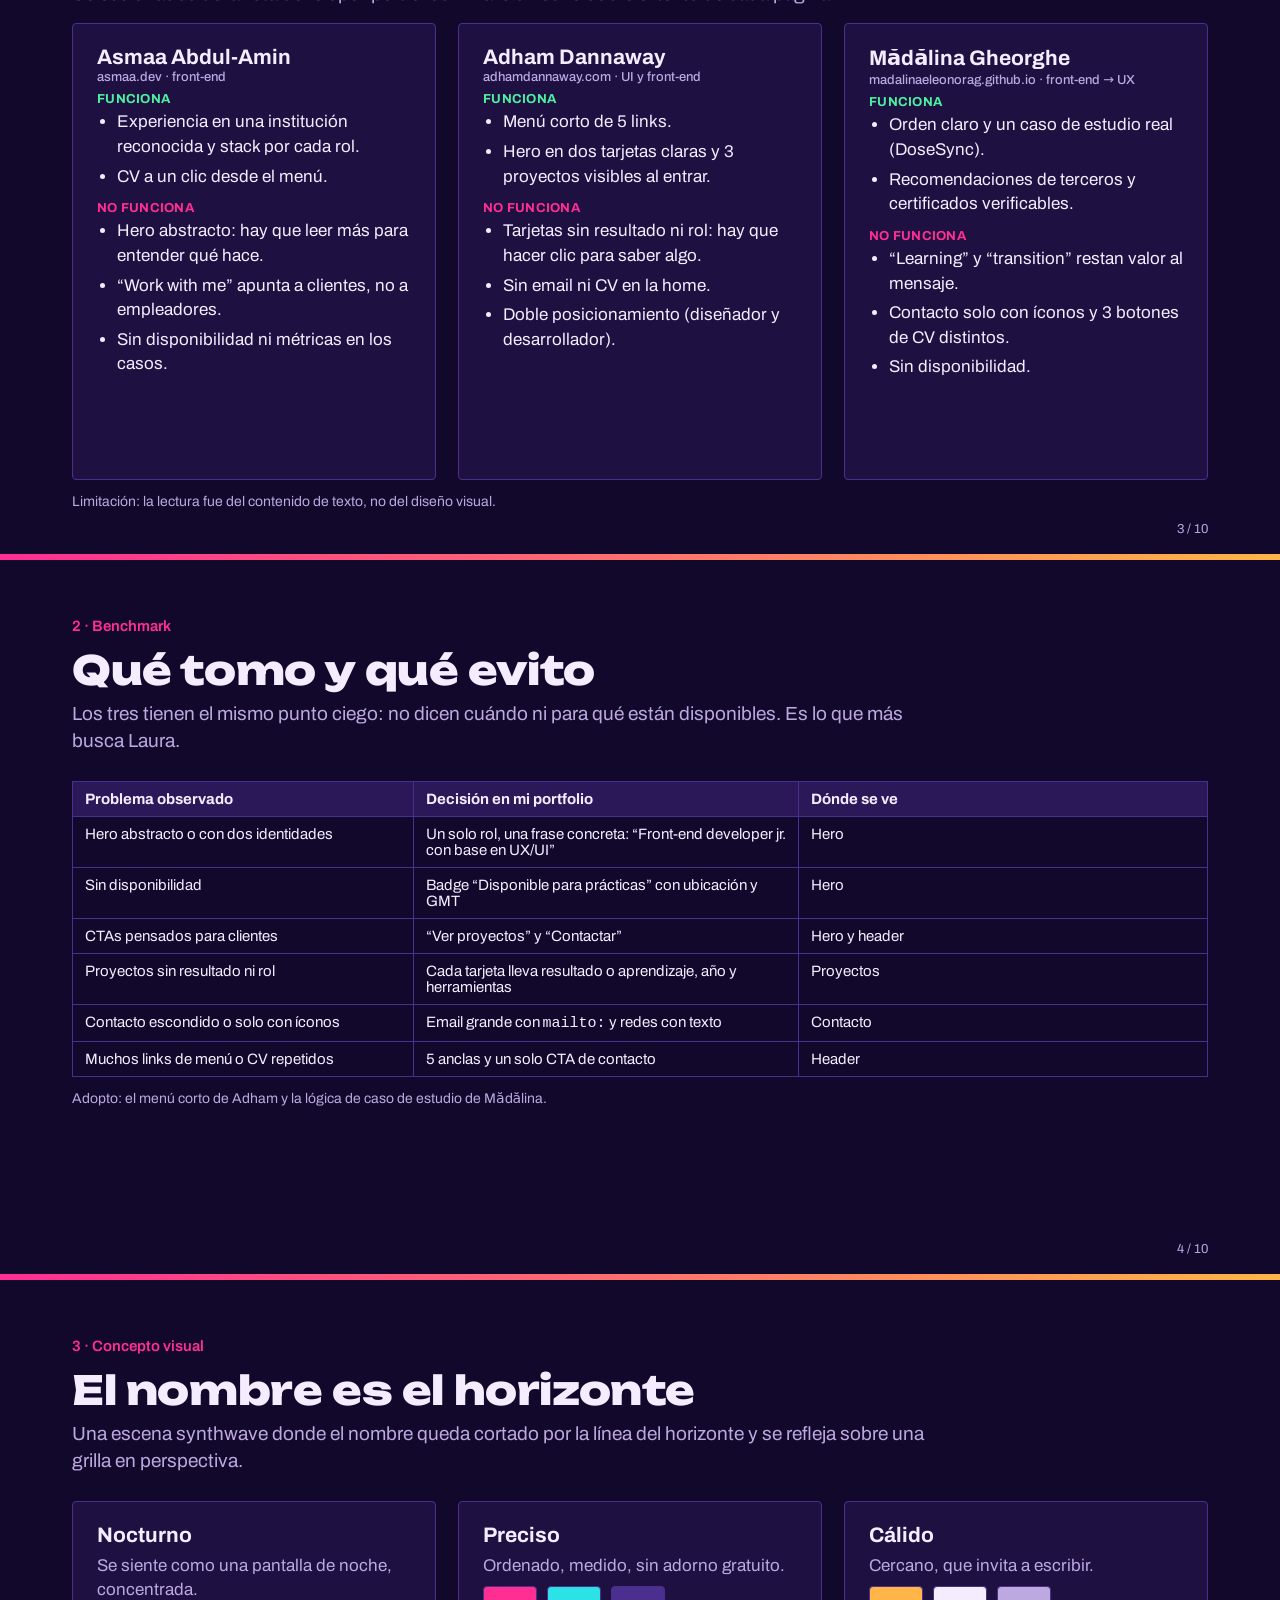
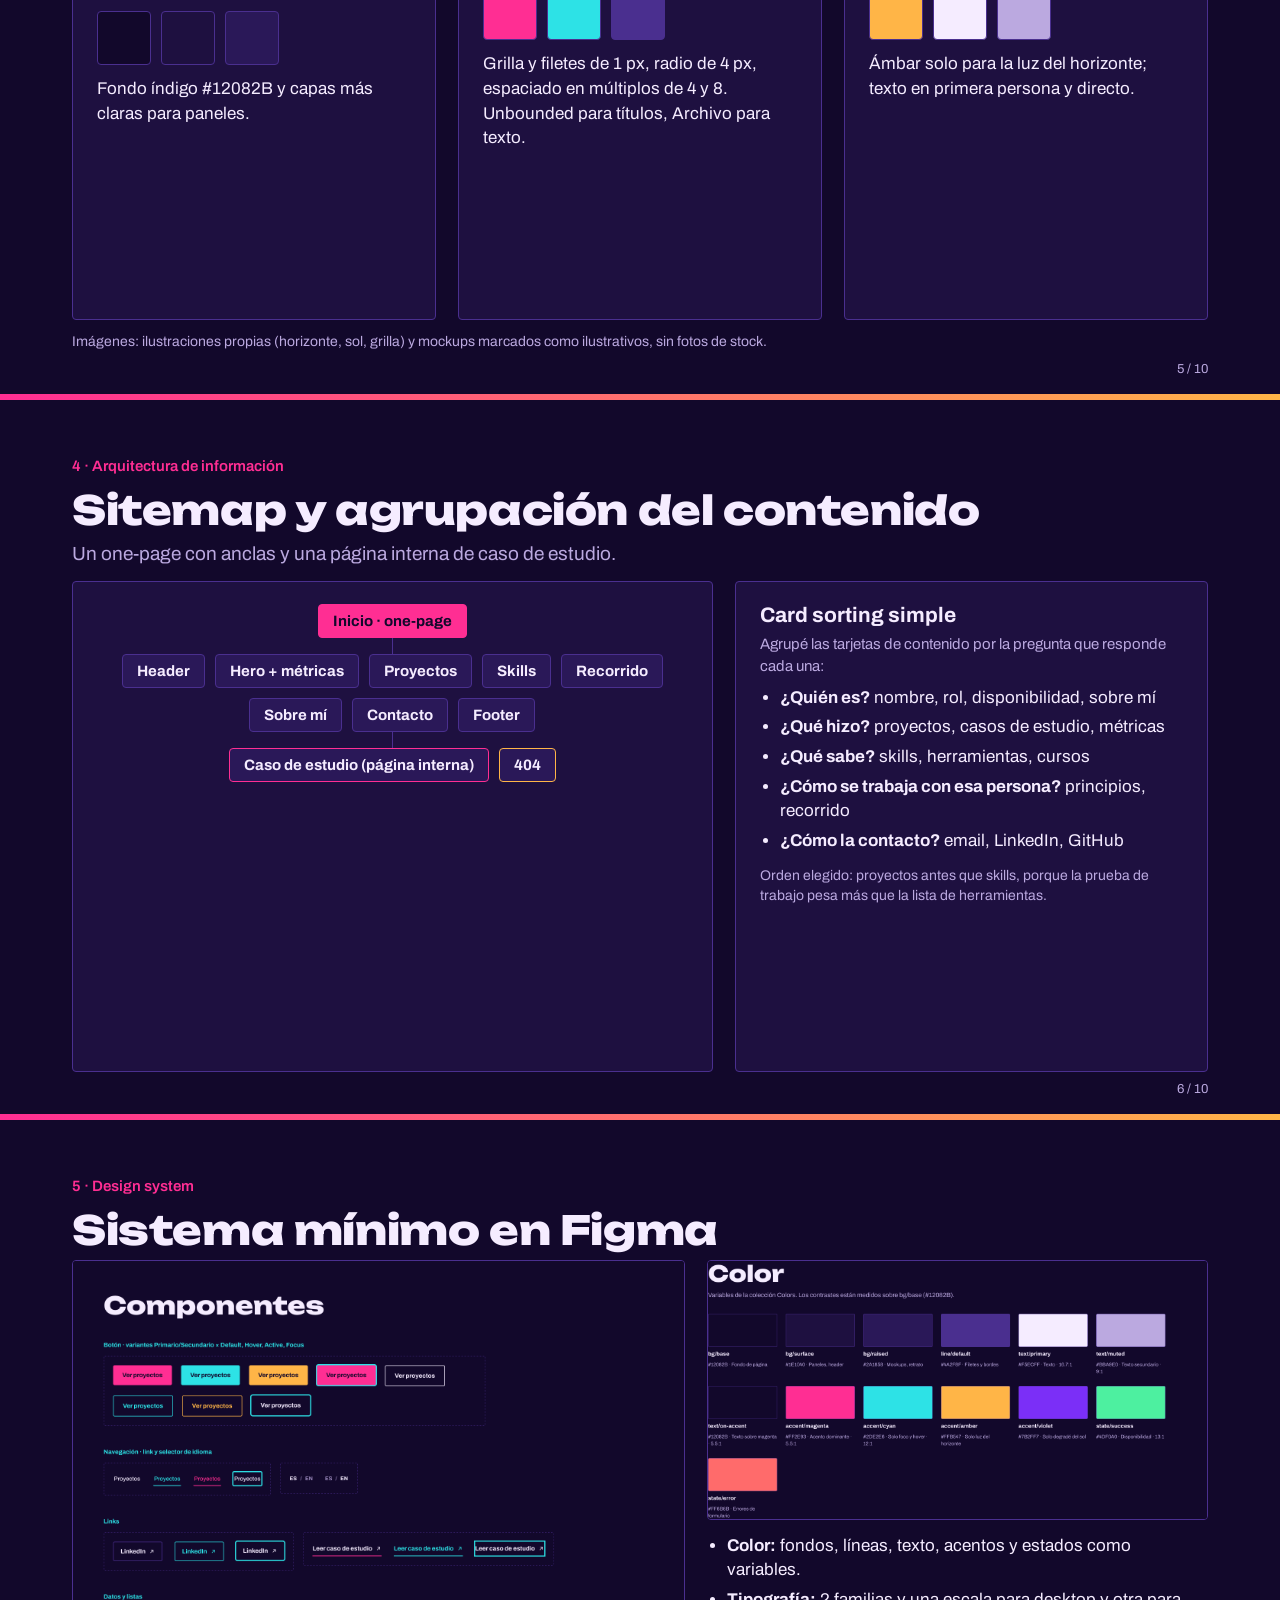
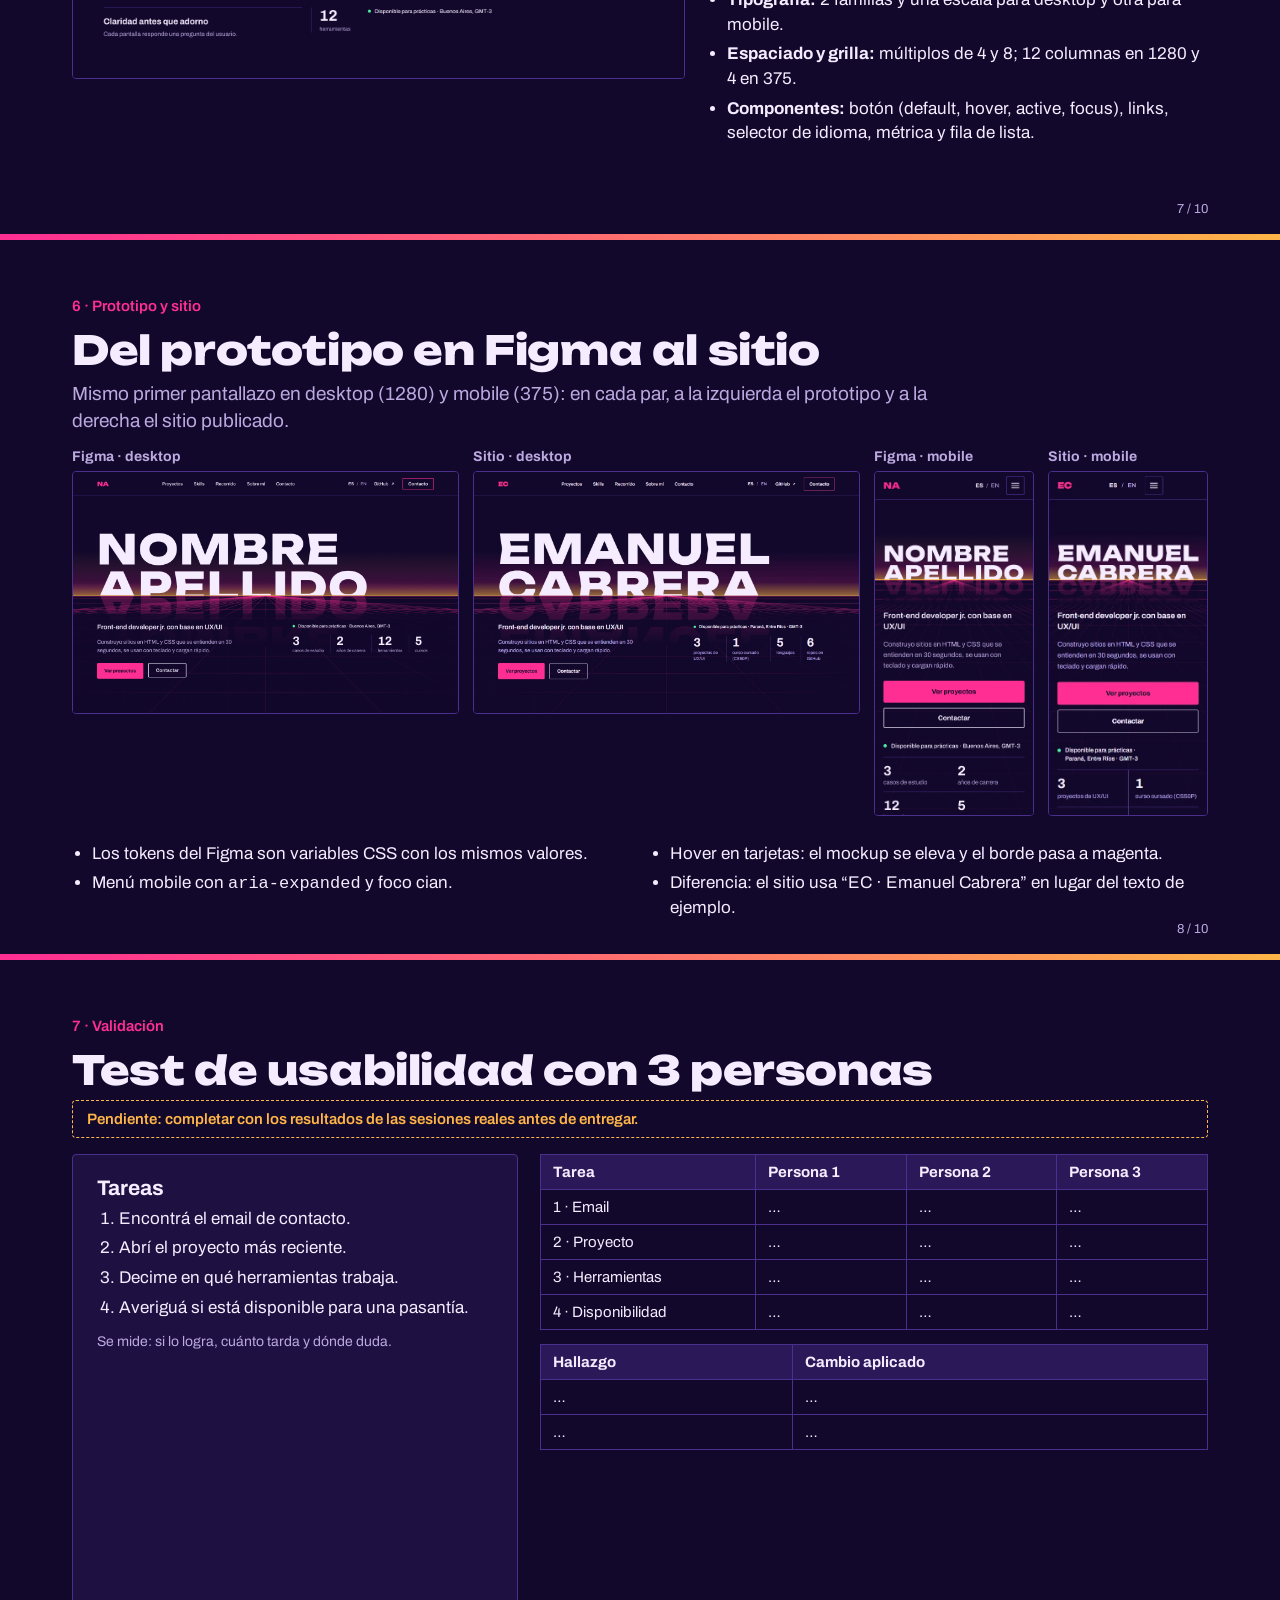
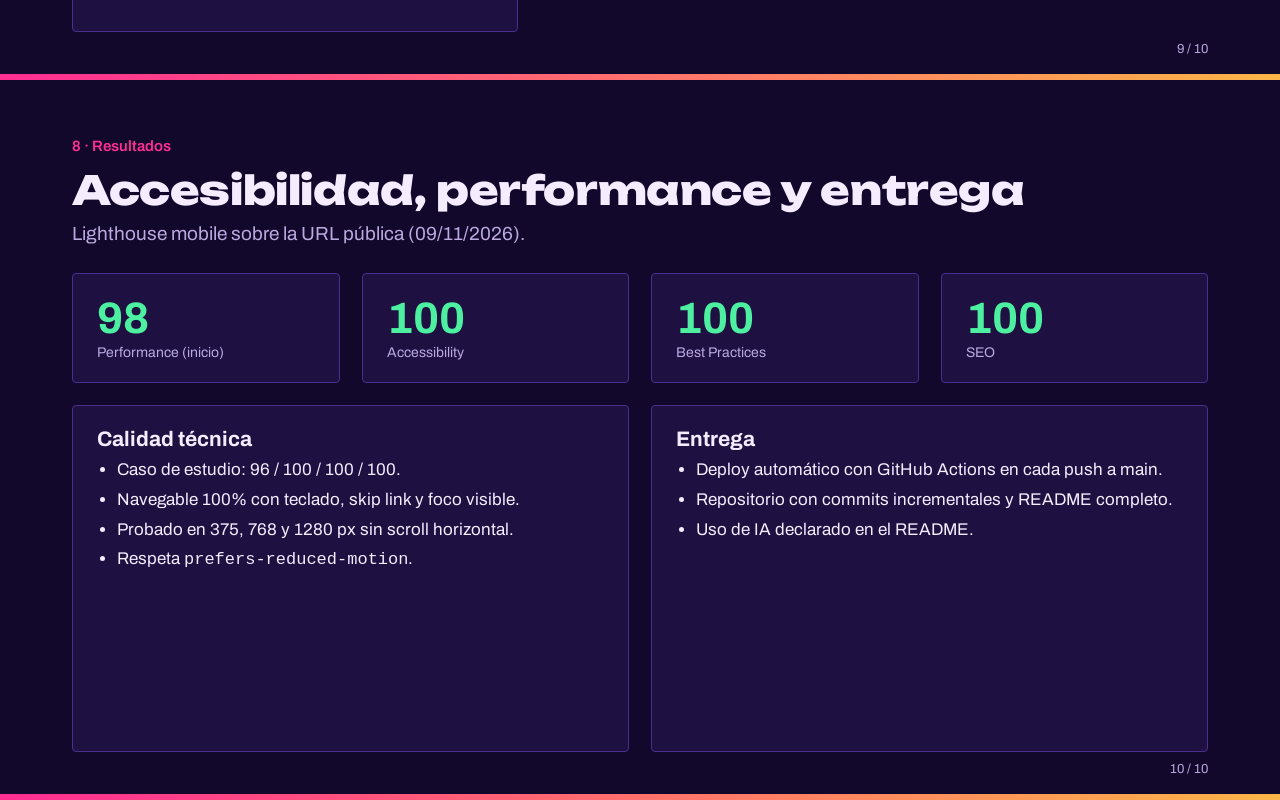
<file: docs/proceso/proceso.html>
<!doctype html>
<html lang="es">
<head>
<meta charset="utf-8">
<title>Proceso UX/UI · Portfolio de Emanuel Cabrera</title>
<style>
  @font-face { font-family: "Archivo"; font-weight: 400 700; src: url("../../assets/fonts/archivo-latin-var.woff2") format("woff2"); }
  @font-face { font-family: "Unbounded"; font-weight: 800; src: url("../../assets/fonts/unbounded-latin-800.woff2") format("woff2"); }
  @page { size: 1280px 720px; margin: 0; }
  :root { --bg:#12082b; --surface:#1e1040; --raised:#2a1858; --line:#4a2f8f; --text:#f5ecff; --muted:#bba9e0; --magenta:#ff2e93; --cyan:#2de2e6; --amber:#ffb547; --ok:#4df0a0; }
  * { box-sizing: border-box; margin: 0; }
  html, body { background: var(--bg); }
  body { font-family: "Archivo", system-ui, sans-serif; color: var(--text); -webkit-print-color-adjust: exact; print-color-adjust: exact; }
  .slide { width: 1280px; height: 720px; padding: 56px 72px 48px; position: relative; overflow: hidden; page-break-after: always; break-after: page; display: flex; flex-direction: column; background: var(--bg); }
  .slide::after { content: attr(data-n) " / 10"; position: absolute; right: 72px; bottom: 24px; font-size: 13px; color: var(--muted); }
  .slide::before { content: ""; position: absolute; left: 0; right: 0; bottom: 0; height: 6px; background: linear-gradient(90deg, var(--magenta), var(--amber)); }
  h1 { font: 800 78px/1.02 "Unbounded"; letter-spacing: -0.01em; }
  h2 { font: 800 40px/1.1 "Unbounded"; letter-spacing: -0.01em; margin-bottom: 8px; }
  .kicker { font-size: 15px; font-weight: 600; color: var(--magenta); margin-bottom: 10px; }
  .sub { color: var(--muted); font-size: 19px; line-height: 1.45; max-width: 860px; margin-bottom: 26px; }
  h3 { font-size: 21px; font-weight: 700; margin-bottom: 8px; }
  p, li { font-size: 17px; line-height: 1.45; }
  ul { padding-left: 20px; } li + li { margin-top: 5px; }
  .muted { color: var(--muted); }
  .grid { display: grid; gap: 22px; flex: 1; min-height: 0; }
  .c2 { grid-template-columns: 1fr 1fr; } .c3 { grid-template-columns: repeat(3, 1fr); } .c4 { grid-template-columns: repeat(4, 1fr); }
  .card { background: var(--surface); border: 1px solid var(--line); border-radius: 4px; padding: 22px 24px; min-height: 0; }
  .card h3 small { display: block; font-size: 13px; font-weight: 500; color: var(--muted); margin-top: 2px; }
  .tag { display: inline-block; font-size: 13px; font-weight: 700; padding: 2px 8px; border-radius: 2px; margin-bottom: 8px; }
  .ok { color: var(--ok); } .bad { color: var(--magenta); } .use { color: var(--cyan); }
  .label { font-size: 13px; font-weight: 700; letter-spacing: .02em; text-transform: uppercase; margin: 12px 0 4px; }
  .label:first-of-type { margin-top: 0; }
  .note { font-size: 14px; color: var(--muted); margin-top: 12px; }
  .pending { border: 1.5px dashed var(--amber); color: var(--amber); padding: 10px 14px; border-radius: 4px; font-size: 15px; font-weight: 600; }
  table { border-collapse: collapse; width: 100%; font-size: 15px; }
  th, td { border: 1px solid var(--line); padding: 9px 12px; text-align: left; vertical-align: top; }
  th { background: var(--raised); font-weight: 700; }
  .sw { display: flex; gap: 10px; margin: 8px 0 12px; }
  .sw i { display: block; width: 54px; height: 54px; border: 1px solid var(--line); border-radius: 4px; }
  .map { display: flex; flex-direction: column; align-items: center; gap: 0; }
  .node { background: var(--raised); border: 1px solid var(--line); border-radius: 4px; padding: 8px 14px; font-weight: 700; font-size: 15px; }
  .node.root { background: var(--magenta); color: var(--bg); border-color: var(--magenta); }
  .row { display: flex; gap: 10px; flex-wrap: wrap; justify-content: center; }
  .stem { width: 1px; height: 16px; background: var(--line); }
  .metric { font-size: 44px; font-weight: 700; line-height: 1; } .metric small { display:block; font-size: 14px; font-weight: 400; color: var(--muted); margin-top: 6px; }
  img.shot { width: 100%; border: 1px solid var(--line); border-radius: 4px; display: block; }
  .cover { justify-content: center; }
  .cover .line { height: 2px; background: var(--amber); width: 100%; margin: 28px 0; }
</style>
</head>
<body>

<!-- 1. Portada -->
<section class="slide cover" data-n="1">
  <p class="kicker">Diseño UX-UI 2026 · Trabajo final · Lic. en Sistemas de Información, FCyT</p>
  <h1>Proceso de diseño<br>del portfolio</h1>
  <div class="line"></div>
  <p class="sub" style="margin:0">Emanuel Cabrera · Front-end developer jr. con base en UX/UI<br>Docente: Mg. Ernesto Ledesma</p>
  <p class="note">Sitio: emacabrera97.github.io/TP-Final-UXUI-Portfolio · Código: github.com/emacabrera97/TP-Final-UXUI-Portfolio</p>
</section>

<!-- 2. Usuario -->
<section class="slide" data-n="2">
  <p class="kicker">1 · Usuario objetivo</p>
  <h2>Quién visita el portfolio</h2>
  <p class="sub">Apunto a empresas e instituciones que ofrecen una primera experiencia en desarrollo: pasantías y puestos junior.</p>
  <div class="grid c2">
    <div class="card">
      <h3>Proto-persona <small>Hipótesis de trabajo, no una persona real</small></h3>
      <p><b>Laura, 34 · Recruiter IT en una empresa regional de software.</b></p>
      <div class="label muted">Necesita</div>
      <ul><li>Descartar rápido: ¿tiene base técnica y está disponible?</li><li>Ver trabajo real, no solo una lista de tecnologías.</li><li>Contactar sin buscar.</li></ul>
      <div class="label muted">Frustraciones</div>
      <ul><li>Portfolios abstractos que no dicen qué hace la persona.</li><li>Proyectos sin resultado ni rol.</li></ul>
    </div>
    <div class="card">
      <h3>Escenario de uso</h3>
      <p>Laura tiene 20 candidatos para una pasantía y abre cada portfolio unos segundos, probablemente desde el celular entre reuniones. Quiere saber quién es, qué sabe hacer y cómo escribirle.</p>
      <div class="label use">Lo que debe encontrar en 30 segundos</div>
      <ul><li><b>Rol</b> y propuesta de valor, arriba de todo.</li><li><b>Disponibilidad</b> para prácticas y zona horaria.</li><li><b>Proyectos</b> con problema, proceso y resultado.</li><li><b>Email</b> a un clic.</li></ul>
    </div>
  </div>
</section>

<!-- 3. Benchmark -->
<section class="slide" data-n="3">
  <p class="kicker">2 · Benchmark</p>
  <h2>Tres portfolios de referencia</h2>
  <p class="sub" style="margin-bottom:16px">Seleccionados de la lista developer-portfolios. Análisis hecho sobre el texto de cada página.</p>
  <div class="grid c3">
    <div class="card">
      <h3>Asmaa Abdul-Amin <small>asmaa.dev · front-end</small></h3>
      <div class="label ok">Funciona</div>
      <ul><li>Experiencia en una institución reconocida y stack por cada rol.</li><li>CV a un clic desde el menú.</li></ul>
      <div class="label bad">No funciona</div>
      <ul><li>Hero abstracto: hay que leer más para entender qué hace.</li><li>“Work with me” apunta a clientes, no a empleadores.</li><li>Sin disponibilidad ni métricas en los casos.</li></ul>
    </div>
    <div class="card">
      <h3>Adham Dannaway <small>adhamdannaway.com · UI y front-end</small></h3>
      <div class="label ok">Funciona</div>
      <ul><li>Menú corto de 5 links.</li><li>Hero en dos tarjetas claras y 3 proyectos visibles al entrar.</li></ul>
      <div class="label bad">No funciona</div>
      <ul><li>Tarjetas sin resultado ni rol: hay que hacer clic para saber algo.</li><li>Sin email ni CV en la home.</li><li>Doble posicionamiento (diseñador y desarrollador).</li></ul>
    </div>
    <div class="card">
      <h3>Mădălina Gheorghe <small>madalinaeleonorag.github.io · front-end → UX</small></h3>
      <div class="label ok">Funciona</div>
      <ul><li>Orden claro y un caso de estudio real (DoseSync).</li><li>Recomendaciones de terceros y certificados verificables.</li></ul>
      <div class="label bad">No funciona</div>
      <ul><li>“Learning” y “transition” restan valor al mensaje.</li><li>Contacto solo con íconos y 3 botones de CV distintos.</li><li>Sin disponibilidad.</li></ul>
    </div>
  </div>
  <p class="note">Limitación: la lectura fue del contenido de texto, no del diseño visual.</p>
</section>

<!-- 4. Qué tomo -->
<section class="slide" data-n="4">
  <p class="kicker">2 · Benchmark</p>
  <h2>Qué tomo y qué evito</h2>
  <p class="sub">Los tres tienen el mismo punto ciego: no dicen cuándo ni para qué están disponibles. Es lo que más busca Laura.</p>
  <table>
    <tr><th style="width:30%">Problema observado</th><th style="width:34%">Decisión en mi portfolio</th><th>Dónde se ve</th></tr>
    <tr><td>Hero abstracto o con dos identidades</td><td>Un solo rol, una frase concreta: “Front-end developer jr. con base en UX/UI”</td><td>Hero</td></tr>
    <tr><td>Sin disponibilidad</td><td>Badge “Disponible para prácticas” con ubicación y GMT</td><td>Hero</td></tr>
    <tr><td>CTAs pensados para clientes</td><td>“Ver proyectos” y “Contactar”</td><td>Hero y header</td></tr>
    <tr><td>Proyectos sin resultado ni rol</td><td>Cada tarjeta lleva resultado o aprendizaje, año y herramientas</td><td>Proyectos</td></tr>
    <tr><td>Contacto escondido o solo con íconos</td><td>Email grande con <code>mailto:</code> y redes con texto</td><td>Contacto</td></tr>
    <tr><td>Muchos links de menú o CV repetidos</td><td>5 anclas y un solo CTA de contacto</td><td>Header</td></tr>
  </table>
  <p class="note">Adopto: el menú corto de Adham y la lógica de caso de estudio de Mădălina.</p>
</section>

<!-- 5. Concepto -->
<section class="slide" data-n="5">
  <p class="kicker">3 · Concepto visual</p>
  <h2>El nombre es el horizonte</h2>
  <p class="sub">Una escena synthwave donde el nombre queda cortado por la línea del horizonte y se refleja sobre una grilla en perspectiva.</p>
  <div class="grid c3">
    <div class="card"><h3>Nocturno</h3><p class="muted">Se siente como una pantalla de noche, concentrada.</p>
      <div class="sw"><i style="background:#12082b"></i><i style="background:#1e1040"></i><i style="background:#2a1858"></i></div>
      <p>Fondo índigo #12082B y capas más claras para paneles.</p></div>
    <div class="card"><h3>Preciso</h3><p class="muted">Ordenado, medido, sin adorno gratuito.</p>
      <div class="sw"><i style="background:#ff2e93"></i><i style="background:#2de2e6"></i><i style="background:#4a2f8f"></i></div>
      <p>Grilla y filetes de 1 px, radio de 4 px, espaciado en múltiplos de 4 y 8. Unbounded para títulos, Archivo para texto.</p></div>
    <div class="card"><h3>Cálido</h3><p class="muted">Cercano, que invita a escribir.</p>
      <div class="sw"><i style="background:#ffb547"></i><i style="background:#f5ecff"></i><i style="background:#bba9e0"></i></div>
      <p>Ámbar solo para la luz del horizonte; texto en primera persona y directo.</p></div>
  </div>
  <p class="note">Imágenes: ilustraciones propias (horizonte, sol, grilla) y mockups marcados como ilustrativos, sin fotos de stock.</p>
</section>

<!-- 6. IA -->
<section class="slide" data-n="6">
  <p class="kicker">4 · Arquitectura de información</p>
  <h2>Sitemap y agrupación del contenido</h2>
  <p class="sub" style="margin-bottom:14px">Un one-page con anclas y una página interna de caso de estudio.</p>
  <div class="grid c2" style="grid-template-columns: 1.15fr .85fr;">
    <div class="card map">
      <div class="node root">Inicio · one-page</div><div class="stem"></div>
      <div class="row"><div class="node">Header</div><div class="node">Hero + métricas</div><div class="node">Proyectos</div><div class="node">Skills</div><div class="node">Recorrido</div><div class="node">Sobre mí</div><div class="node">Contacto</div><div class="node">Footer</div></div>
      <div class="stem"></div>
      <div class="row"><div class="node" style="border-color:var(--magenta)">Caso de estudio (página interna)</div><div class="node" style="border-color:var(--amber)">404</div></div>
    </div>
    <div class="card">
      <h3>Card sorting simple</h3>
      <p class="muted" style="font-size:15px">Agrupé las tarjetas de contenido por la pregunta que responde cada una:</p>
      <ul style="font-size:15px;margin-top:8px">
        <li><b>¿Quién es?</b> nombre, rol, disponibilidad, sobre mí</li>
        <li><b>¿Qué hizo?</b> proyectos, casos de estudio, métricas</li>
        <li><b>¿Qué sabe?</b> skills, herramientas, cursos</li>
        <li><b>¿Cómo se trabaja con esa persona?</b> principios, recorrido</li>
        <li><b>¿Cómo la contacto?</b> email, LinkedIn, GitHub</li>
      </ul>
      <p class="note">Orden elegido: proyectos antes que skills, porque la prueba de trabajo pesa más que la lista de herramientas.</p>
    </div>
  </div>
</section>

<!-- 7. Design system -->
<section class="slide" data-n="7">
  <p class="kicker">5 · Design system</p>
  <h2>Sistema mínimo en Figma</h2>
  <div class="grid c2" style="grid-template-columns: 1.1fr .9fr; align-items:start;">
    <div><img class="shot" src="figma-componentes.png" alt="Componentes del design system en Figma: botones en cuatro estados, links, selector de idioma y métricas"></div>
    <div>
      <img class="shot" src="figma-color.png" alt="Paleta de color del design system en Figma" style="margin-bottom:14px">
      <ul style="font-size:16px">
        <li><b>Color:</b> fondos, líneas, texto, acentos y estados como variables.</li>
        <li><b>Tipografía:</b> 2 familias y una escala para desktop y otra para mobile.</li>
        <li><b>Espaciado y grilla:</b> múltiplos de 4 y 8; 12 columnas en 1280 y 4 en 375.</li>
        <li><b>Componentes:</b> botón (default, hover, active, focus), links, selector de idioma, métrica y fila de lista.</li>
      </ul>
    </div>
  </div>
</section>

<!-- 8. Figma al sitio -->
<section class="slide" data-n="8">
  <p class="kicker">6 · Prototipo y sitio</p>
  <h2>Del prototipo en Figma al sitio</h2>
  <p class="sub" style="margin-bottom:12px">Mismo primer pantallazo en desktop (1280) y mobile (375): en cada par, a la izquierda el prototipo y a la derecha el sitio publicado.</p>
  <div style="display:grid;grid-template-columns:1fr 1fr 160px 160px;gap:14px;align-items:start;flex:none;height:385px">
    <div style="grid-column:1/3;display:grid;grid-template-columns:1fr 1fr;gap:14px">
      <div><p class="note" style="margin:0 0 4px"><b>Figma · desktop</b></p><img class="shot" src="figma-hero-desktop.png" alt="Hero en Figma, versión desktop"></div>
      <div><p class="note" style="margin:0 0 4px"><b>Sitio · desktop</b></p><img class="shot" src="captura-desktop.webp" alt="Hero del sitio publicado, versión desktop"></div>
    </div>
    <div><p class="note" style="margin:0 0 4px"><b>Figma · mobile</b></p><img class="shot" style="height:345px;width:auto" src="figma-hero-mobile.png" alt="Hero en Figma, versión mobile"></div>
    <div><p class="note" style="margin:0 0 4px"><b>Sitio · mobile</b></p><img class="shot" style="height:345px;width:auto" src="captura-mobile.webp" alt="Hero del sitio publicado, versión mobile"></div>
  </div>
  <ul style="font-size:15px;margin-top:10px;columns:2;column-gap:40px">
    <li>Los tokens del Figma son variables CSS con los mismos valores.</li>
    <li>Menú mobile con <code>aria-expanded</code> y foco cian.</li>
    <li>Hover en tarjetas: el mockup se eleva y el borde pasa a magenta.</li>
    <li>Diferencia: el sitio usa “EC · Emanuel Cabrera” en lugar del texto de ejemplo.</li>
  </ul>
</section>

<!-- 9. Test -->
<section class="slide" data-n="9">
  <p class="kicker">7 · Validación</p>
  <h2>Test de usabilidad con 3 personas</h2>
  <div class="pending" style="margin-bottom:16px">Pendiente: completar con los resultados de las sesiones reales antes de entregar.</div>
  <div class="grid c2" style="grid-template-columns: .8fr 1.2fr;">
    <div class="card">
      <h3>Tareas</h3>
      <ol style="padding-left:22px;font-size:16px">
        <li>Encontrá el email de contacto.</li>
        <li>Abrí el proyecto más reciente.</li>
        <li>Decime en qué herramientas trabaja.</li>
        <li>Averiguá si está disponible para una pasantía.</li>
      </ol>
      <p class="note">Se mide: si lo logra, cuánto tarda y dónde duda.</p>
    </div>
    <div>
      <table>
        <tr><th>Tarea</th><th>Persona 1</th><th>Persona 2</th><th>Persona 3</th></tr>
        <tr><td>1 · Email</td><td>…</td><td>…</td><td>…</td></tr>
        <tr><td>2 · Proyecto</td><td>…</td><td>…</td><td>…</td></tr>
        <tr><td>3 · Herramientas</td><td>…</td><td>…</td><td>…</td></tr>
        <tr><td>4 · Disponibilidad</td><td>…</td><td>…</td><td>…</td></tr>
      </table>
      <table style="margin-top:14px">
        <tr><th>Hallazgo</th><th>Cambio aplicado</th></tr>
        <tr><td>…</td><td>…</td></tr>
        <tr><td>…</td><td>…</td></tr>
      </table>
    </div>
  </div>
</section>

<!-- 10. Resultados -->
<section class="slide" data-n="10">
  <p class="kicker">8 · Resultados</p>
  <h2>Accesibilidad, performance y entrega</h2>
  <p class="sub">Lighthouse mobile sobre la URL pública (09/11/2026).</p>
  <div class="grid c4" style="flex:none;margin-bottom:22px">
    <div class="card"><div class="metric ok">98<small>Performance (inicio)</small></div></div>
    <div class="card"><div class="metric ok">100<small>Accessibility</small></div></div>
    <div class="card"><div class="metric ok">100<small>Best Practices</small></div></div>
    <div class="card"><div class="metric ok">100<small>SEO</small></div></div>
  </div>
  <div class="grid c2">
    <div class="card"><h3>Calidad técnica</h3>
      <ul style="font-size:16px"><li>Caso de estudio: 96 / 100 / 100 / 100.</li><li>Navegable 100% con teclado, skip link y foco visible.</li><li>Probado en 375, 768 y 1280 px sin scroll horizontal.</li><li>Respeta <code>prefers-reduced-motion</code>.</li></ul></div>
    <div class="card"><h3>Entrega</h3>
      <ul style="font-size:16px"><li>Deploy automático con GitHub Actions en cada push a main.</li><li>Repositorio con commits incrementales y README completo.</li><li>Uso de IA declarado en el README.</li></ul></div>
  </div>
</section>

</body>
</html>
</file>
<file: css/tokens.css>
/* ==========================================================================
   Design tokens — espejo de las variables de Figma
   (página "01 Design System": colecciones Colors y Spacing + estilos de texto)
   Contrastes medidos sobre --bg-base (#12082B).
   ========================================================================== */

@font-face {
  font-family: "Archivo";
  font-style: normal;
  font-weight: 400 700;
  font-stretch: 100%;
  font-display: swap;
  src: url("../assets/fonts/archivo-latin-var.woff2") format("woff2");
  unicode-range: U+0000-00FF, U+0131, U+0152-0153, U+02BB-02BC, U+02C6, U+02DA, U+02DC, U+0304, U+0308, U+0329, U+2000-206F, U+20AC, U+2122, U+2191, U+2193, U+2212, U+2215, U+FEFF, U+FFFD;
}

@font-face {
  font-family: "Unbounded";
  font-style: normal;
  font-weight: 800;
  font-display: swap;
  src: url("../assets/fonts/unbounded-latin-800.woff2") format("woff2");
  unicode-range: U+0000-00FF, U+0131, U+0152-0153, U+02BB-02BC, U+02C6, U+02DA, U+02DC, U+0304, U+0308, U+0329, U+2000-206F, U+20AC, U+2122, U+2191, U+2193, U+2212, U+2215, U+FEFF, U+FFFD;
}

:root {
  /* --- Color: fondos y líneas --- */
  --bg-base: #12082b;      /* Fondo de página */
  --bg-surface: #1e1040;   /* Paneles, tarjetas */
  --bg-raised: #2a1858;    /* Mockups, retrato */
  --line: #4a2f8f;         /* Filetes y bordes */

  /* --- Color: texto --- */
  --text: #f5ecff;         /* 16.7:1 */
  --text-muted: #bba9e0;   /* 9:1 */
  --text-on-accent: #12082b; /* sobre magenta 5.5:1 */

  /* --- Color: acentos (cada uno con un único rol) --- */
  --magenta: #ff2e93;      /* Acento dominante: grilla, CTA, subrayados · 5.5:1 */
  --cyan: #2de2e6;         /* Solo foco y hover · 12:1 */
  --amber: #ffb547;        /* Solo luz del horizonte (y estado active) */
  --violet: #7b2ff7;       /* Solo degradé del sol */

  /* --- Color: estados --- */
  --success: #4df0a0;      /* Disponibilidad · 13:1 */
  --error: #ff6b6b;        /* Errores de formulario */

  /* --- Tipografía: 2 familias --- */
  --font-display: "Unbounded", "Arial Black", system-ui, sans-serif; /* nombre, títulos de sección, menú */
  --font-body: "Archivo", system-ui, -apple-system, "Segoe UI", Roboto, sans-serif;

  /* Escala tipográfica — valores mobile (375). Los desktop se redefinen abajo. */
  --fs-display-name: clamp(3.15rem, 10.6vw, 8.5rem);     /* 50 → 136 */
  --fs-display-close: clamp(3.0625rem, 10vw, 8rem);      /* 49 → 128 */
  --fs-h2: 2.375rem;        /* 38/44 */
  --lh-h2: 2.75rem;
  --fs-h3-featured: 1.25rem; /* 20/26 */
  --lh-h3-featured: 1.625rem;
  --fs-h3: 1.25rem;          /* 20/26 */
  --lh-h3: 1.625rem;
  --fs-lead: 1.1875rem;      /* 19/26 */
  --lh-lead: 1.625rem;
  --fs-large: 1.0625rem;     /* 17/28 */
  --lh-large: 1.75rem;
  --fs-intro: 1rem;          /* 16/26 */
  --lh-intro: 1.625rem;
  --fs-base: 0.9375rem;      /* 15/23 */
  --lh-base: 1.4375rem;
  --fs-emphasis: 1rem;       /* 16/24 */
  --lh-emphasis: 1.5rem;
  --fs-label: 0.9375rem;     /* 15/22 */
  --lh-label: 1.375rem;
  --fs-meta: 0.8125rem;      /* 13/18 */
  --lh-meta: 1.125rem;
  --fs-metric: 2rem;         /* 32/36 */
  --lh-metric: 2.25rem;
  --fs-email: 1.125rem;      /* 18/26 (24/30 en Figma; ajustado al largo del email real) */
  --lh-email: 1.625rem;

  /* --- Espaciado: múltiplos de 4 y 8 --- */
  --space-4: 0.25rem;
  --space-8: 0.5rem;
  --space-12: 0.75rem;
  --space-16: 1rem;
  --space-20: 1.25rem;
  --space-24: 1.5rem;
  --space-32: 2rem;
  --space-40: 2.5rem;
  --space-48: 3rem;
  --space-64: 4rem;
  --space-72: 4.5rem;
  --space-96: 6rem;
  --space-112: 7rem;

  /* --- Grilla --- */
  --gutter: 1rem;            /* mobile: 4 col · margen 20 · canaleta 16 */
  --page-margin: 1.25rem;
  --content-max: 70rem;      /* 1120 px de contenido en 1280 */
  --section-pad: var(--space-72); /* 72 mobile · 112 desktop */

  /* --- Forma --- */
  --radius: 4px;
  --hairline: 1px solid var(--line);

  /* --- Layout --- */
  --header-h: 4.0625rem;     /* 65 mobile · 80 desktop */

  /* --- Movimiento --- */
  --ease-out: cubic-bezier(0.22, 1, 0.36, 1);
  --dur-fast: 160ms;
  --dur-med: 280ms;
}

/* Tablet (768): márgenes de 40 y escala intermedia */
@media (min-width: 48em) {
  :root {
    --page-margin: 2.5rem;
    --gutter: 1.5rem;
    --fs-h2: 3rem;
    --lh-h2: 3.5rem;
    --fs-h3-featured: 1.625rem;
    --lh-h3-featured: 2rem;
    --fs-h3: 1.375rem;
    --lh-h3: 1.75rem;
    --fs-lead: 1.375rem;
    --lh-lead: 1.875rem;
    --fs-large: 1.25rem;
    --lh-large: 2rem;
    --fs-intro: 1.125rem;
    --lh-intro: 1.75rem;
    --fs-base: 1rem;
    --lh-base: 1.625rem;
    --fs-meta: 0.875rem;
    --lh-meta: 1.25rem;
    --fs-metric: 2.5rem;
    --lh-metric: 2.75rem;
    --fs-email: 1.875rem;
    --lh-email: 2.375rem;
    --section-pad: var(--space-96);
  }
}

/* Desktop (1024+): escala de Figma "Desktop 1280" */
@media (min-width: 64em) {
  :root {
    --fs-h2: 4rem;           /* 64/72 */
    --lh-h2: 4.5rem;
    --fs-h3-featured: 1.875rem; /* 30/36 */
    --lh-h3-featured: 2.25rem;
    --fs-email: 2.25rem;     /* 36/44 */
    --lh-email: 2.75rem;
    --header-h: 5rem;
    --section-pad: var(--space-112);
  }
}

/* 1280: márgenes de 80 */
@media (min-width: 80em) {
  :root {
    --page-margin: 5rem;
  }
}
</file>
<file: css/base.css>
/* ==========================================================================
   Base: reset mínimo, tipografía, foco, accesibilidad y movimiento
   ========================================================================== */

*,
*::before,
*::after {
  box-sizing: border-box;
}

html {
  -webkit-text-size-adjust: 100%;
  text-size-adjust: 100%;
  scroll-behavior: smooth;
}

body {
  margin: 0;
  min-height: 100vh;
  background: var(--bg-base);
  color: var(--text);
  font-family: var(--font-body);
  font-size: var(--fs-base);
  line-height: var(--lh-base);
  font-kerning: normal;
  -webkit-font-smoothing: antialiased;
  -moz-osx-font-smoothing: grayscale;
  overflow-x: hidden;
}

/* Al abrir el menú mobile se bloquea el scroll del fondo */
body.is-locked {
  overflow: hidden;
}

h1, h2, h3, h4, p, ul, ol, dl, dd, figure, blockquote {
  margin: 0;
}

ul[role="list"],
ol[role="list"],
.list-reset {
  list-style: none;
  padding: 0;
}

img,
svg,
picture {
  display: block;
  max-width: 100%;
}

img {
  height: auto;
}

a {
  color: inherit;
  text-decoration: none;
}

button {
  font: inherit;
  color: inherit;
  background: none;
  border: 0;
  padding: 0;
  cursor: pointer;
}

/* El header es fijo: cada destino de ancla deja lugar para que no tape los títulos */
[id] {
  scroll-margin-top: var(--header-h);
}

/* --------------------------------------------------------------------------
   Foco visible: anillo cian (cian = solo foco y hover, regla del sistema)
   -------------------------------------------------------------------------- */
:focus {
  outline: none;
}

:focus-visible {
  outline: 3px solid var(--cyan);
  outline-offset: 3px;
  border-radius: var(--radius);
}

main:focus {
  outline: none;
}

/* --------------------------------------------------------------------------
   Utilidades de accesibilidad
   -------------------------------------------------------------------------- */
.skip-link {
  position: absolute;
  top: var(--space-8);
  left: var(--space-8);
  z-index: 100;
  padding: var(--space-12) var(--space-20);
  background: var(--magenta);
  color: var(--text-on-accent);
  font-weight: 700;
  border-radius: var(--radius);
  transform: translateY(-200%);
  transition: transform var(--dur-fast) var(--ease-out);
}

.skip-link:focus-visible {
  transform: translateY(0);
}

.skip-link:hover {
  background: var(--cyan);
}

.skip-link:active {
  background: var(--amber);
}

.visually-hidden {
  position: absolute !important;
  width: 1px;
  height: 1px;
  padding: 0;
  margin: -1px;
  overflow: hidden;
  clip: rect(0 0 0 0);
  white-space: nowrap;
  border: 0;
}

::selection {
  background: var(--magenta);
  color: var(--text-on-accent);
}

/* --------------------------------------------------------------------------
   Layout: contenedor de la grilla (12 col desktop / 4 col mobile)
   -------------------------------------------------------------------------- */
.container {
  width: min(100% - 2 * var(--page-margin), var(--content-max));
  margin-inline: auto;
}

.section {
  padding-block: var(--section-pad);
}

/* --------------------------------------------------------------------------
   Movimiento reducido: se desactivan transiciones, animaciones y el smooth scroll
   -------------------------------------------------------------------------- */
@media (prefers-reduced-motion: reduce) {
  html {
    scroll-behavior: auto;
  }

  *,
  *::before,
  *::after {
    animation-duration: 0.01ms !important;
    animation-iteration-count: 1 !important;
    transition-duration: 0.01ms !important;
  }
}

.nowrap {
  white-space: nowrap;
}
</file>
<file: css/components.css>
/* ==========================================================================
   Componentes — página "Componentes v2" de Figma
   Botón (primario/secundario × default, hover, active, focus), link de
   navegación, selector de idioma, link social, link de texto, fila de lista,
   métrica, disponibilidad y tags.
   ========================================================================== */

/* --------------------------------------------------------------------------
   Íconos: el SVG exportado de Figma se usa como máscara para heredar el color
   del texto (así el hover cian también pinta la flecha).
   -------------------------------------------------------------------------- */
.icon {
  display: inline-block;
  flex: none;
  width: 1rem;
  height: 1rem;
  background-color: currentColor;
  -webkit-mask: var(--icon) center / contain no-repeat;
  mask: var(--icon) center / contain no-repeat;
}

.icon--arrow { --icon: url("../assets/icons/arrow-up-right.svg"); }
.icon--arrow-18 { --icon: url("../assets/icons/arrow-up-right-18.svg"); width: 1.125rem; height: 1.125rem; }
.icon--arrow-28 { --icon: url("../assets/icons/arrow-up-right-28.svg"); width: 1.75rem; height: 1.75rem; }
.icon--arrow-36 { --icon: url("../assets/icons/arrow-up-right-36.svg"); width: 2.25rem; height: 2.25rem; }
.icon--arrow-left { --icon: url("../assets/icons/arrow-left.svg"); width: 1.125rem; height: 1.125rem; }
.icon--menu { --icon: url("../assets/icons/menu.svg"); width: 1.375rem; height: 1.375rem; }
.icon--close { --icon: url("../assets/icons/close.svg"); width: 1.375rem; height: 1.375rem; }

/* --------------------------------------------------------------------------
   Botón
   -------------------------------------------------------------------------- */
.btn {
  display: inline-flex;
  align-items: center;
  justify-content: center;
  gap: var(--space-8);
  min-height: 3rem;
  padding: 0.875rem var(--space-24);
  border: 1.5px solid transparent;
  border-radius: var(--radius);
  font-family: var(--font-body);
  font-size: var(--fs-emphasis);
  font-weight: 700;
  line-height: var(--lh-emphasis);
  white-space: nowrap;
  transition:
    background-color var(--dur-fast) var(--ease-out),
    border-color var(--dur-fast) var(--ease-out),
    color var(--dur-fast) var(--ease-out),
    transform var(--dur-fast) var(--ease-out);
}

.btn:active {
  transform: translateY(1px);
}

/* Primario: magenta → hover cian → active ámbar */
.btn--primary {
  background: var(--magenta);
  color: var(--text-on-accent);
}

.btn--primary:hover {
  background: var(--cyan);
}

.btn--primary:active {
  background: var(--amber);
}

/* Secundario: filete claro → hover cian → active ámbar */
.btn--secondary {
  border-color: var(--text);
  color: var(--text);
}

.btn--secondary:hover {
  border-color: var(--cyan);
  color: var(--cyan);
}

.btn--secondary:active {
  border-color: var(--amber);
  color: var(--amber);
}

/* Outline magenta (CTA "Contacto" del header) */
.btn--outline {
  min-height: 2.5rem;
  padding: 0.5625rem 1.125rem;
  border-color: var(--magenta);
  color: var(--text);
  font-size: var(--fs-label);
}

.btn--outline:hover {
  border-color: var(--cyan);
  color: var(--cyan);
}

.btn--outline:active {
  border-color: var(--amber);
  color: var(--amber);
}

.btn--block {
  width: 100%;
}

/* --------------------------------------------------------------------------
   Link de texto: subrayado magenta → hover cian
   -------------------------------------------------------------------------- */
.link-text {
  display: inline-flex;
  align-items: center;
  gap: var(--space-8);
  padding-block: var(--space-8) 0.375rem;
  border-bottom: 2px solid var(--magenta);
  font-weight: 700;
  font-size: var(--fs-emphasis);
  line-height: var(--lh-emphasis);
  transition: color var(--dur-fast) var(--ease-out), border-color var(--dur-fast) var(--ease-out);
}

.link-text:hover {
  color: var(--cyan);
  border-color: var(--cyan);
}

.link-text:active {
  color: var(--amber);
  border-color: var(--amber);
}

/* --------------------------------------------------------------------------
   Link social (contacto)
   -------------------------------------------------------------------------- */
.link-social {
  display: inline-flex;
  align-items: center;
  gap: var(--space-8);
  min-height: 2.75rem;
  padding: var(--space-12) 1.125rem;
  background: var(--bg-base);
  border: 1.5px solid var(--line);
  border-radius: var(--radius);
  font-weight: 700;
  font-size: var(--fs-emphasis);
  line-height: var(--lh-emphasis);
  transition: color var(--dur-fast) var(--ease-out), border-color var(--dur-fast) var(--ease-out);
}

.link-social:hover {
  color: var(--cyan);
  border-color: var(--cyan);
}

.link-social:active {
  color: var(--amber);
  border-color: var(--amber);
}

/* --------------------------------------------------------------------------
   Selector de idioma ES / EN
   -------------------------------------------------------------------------- */
.lang-toggle {
  display: inline-flex;
  align-items: center;
  gap: 0.375rem;
  font-size: 0.875rem;
  line-height: 1.25rem;
}

.lang-toggle__sep {
  color: var(--text-muted);
}

.lang-toggle__btn {
  min-width: 1.75rem;
  min-height: 2.75rem; /* área táctil de 44 px */
  padding-inline: 0.125rem;
  color: var(--text-muted);
  font-weight: 500;
  transition: color var(--dur-fast) var(--ease-out);
}

.lang-toggle__btn[aria-pressed="true"] {
  color: var(--text);
  font-weight: 700;
}

.lang-toggle__btn:hover {
  color: var(--cyan);
}

.lang-toggle__btn:active {
  color: var(--amber);
}

/* --------------------------------------------------------------------------
   Encabezado de sección: H2 a la izquierda, intro a la derecha (desktop)
   -------------------------------------------------------------------------- */
.section-head {
  display: flex;
  flex-direction: column;
  gap: var(--space-12);
  margin-bottom: var(--space-24);
}

.section-title {
  font-family: var(--font-display);
  font-weight: 800;
  font-size: var(--fs-h2);
  line-height: var(--lh-h2);
  letter-spacing: -0.01em;
  overflow-wrap: break-word;
}

.section-intro {
  max-width: 26.25rem;
  color: var(--text-muted);
  font-size: var(--fs-intro);
  line-height: var(--lh-intro);
}

@media (min-width: 48em) {
  .section-head {
    flex-direction: row;
    align-items: flex-end;
    justify-content: space-between;
    gap: var(--space-40);
    margin-bottom: var(--space-48);
  }

  .section-title {
    flex: none;
  }

  .section-intro {
    flex: 0 1 26.25rem;
  }
}

/* --------------------------------------------------------------------------
   Tags de herramientas: lista separada por puntos medios
   -------------------------------------------------------------------------- */
.tags {
  display: flex;
  flex-wrap: wrap;
  margin: 0;
  padding: 0;
  list-style: none;
  color: var(--text-muted);
  font-size: var(--fs-meta);
  line-height: var(--lh-meta);
  font-weight: 500;
}

.tags li + li::before {
  content: "·" / ""; /* separador visual, silencioso para lectores de pantalla */
  margin-inline: 0.35em;
}

/* --------------------------------------------------------------------------
   Fila de lista con filete (principios, aprendizajes, proceso)
   -------------------------------------------------------------------------- */
.rule-list {
  margin: 0;
  padding: 0;
  list-style: none;
  border-bottom: var(--hairline);
}

.rule-list > li {
  display: flex;
  flex-direction: column;
  gap: 0.375rem;
  padding-block: var(--space-16);
  border-top: var(--hairline);
}

.rule-list h3 {
  font-size: var(--fs-intro);
  line-height: var(--space-24);
  font-weight: 700;
}

.rule-list p {
  color: var(--text-muted);
}

@media (min-width: 48em) {
  .rule-list > li {
    padding-block: var(--space-20);
  }

  .rule-list h3 {
    font-size: 1.25rem;
    line-height: 1.625rem;
  }
}

/* --------------------------------------------------------------------------
   Métrica (número grande + etiqueta)
   -------------------------------------------------------------------------- */
.metric {
  display: flex;
  flex-direction: column-reverse; /* <dt> etiqueta va primero en el DOM, el número se ve arriba */
  justify-content: flex-end;
  gap: 0.125rem;
}

.metric dt {
  color: var(--text-muted);
  font-size: 0.875rem;
  line-height: 1.25rem;
}

.metric dd {
  font-size: var(--fs-metric);
  line-height: var(--lh-metric);
  font-weight: 700;
  font-variant-numeric: tabular-nums;
}

/* --------------------------------------------------------------------------
   Disponibilidad
   -------------------------------------------------------------------------- */
.availability {
  display: flex;
  align-items: flex-start;
  gap: 0.625rem;
  font-size: 0.875rem;
  line-height: 1.25rem;
  font-weight: 500;
}

.availability img {
  flex: none;
  margin-top: 0.375rem;
}
</file>
<file: css/layout.css>
/* ==========================================================================
   Header (sticky) y navegación
   Mobile: logo · idioma · botón de menú (44×44) → panel a pantalla completa
   Desktop (1024+): logo · anclas centradas · idioma · GitHub · CTA Contacto
   ========================================================================== */

.site-header {
  position: sticky;
  top: 0;
  z-index: 50;
  background: var(--bg-base);
  border-bottom: var(--hairline);
}

.site-header__bar {
  display: flex;
  align-items: center;
  justify-content: space-between;
  gap: var(--space-16);
  height: calc(var(--header-h) - 1px);
  padding-inline: var(--page-margin);
  max-width: calc(var(--content-max) + 2 * var(--page-margin));
  margin-inline: auto;
}

.logo {
  font-family: var(--font-display);
  font-weight: 800;
  font-size: 1.25rem;
  line-height: 1.5rem;
  letter-spacing: -0.02em;
  color: var(--magenta);
  padding-block: var(--space-8);
  transition: color var(--dur-fast) var(--ease-out);
}

.logo:hover {
  color: var(--cyan);
}

.logo:active {
  color: var(--amber);
}

.header-actions {
  display: flex;
  align-items: center;
  gap: var(--space-16);
}

.header-github,
.header-cta {
  display: none;
}

/* Link de navegación: default → hover cian con subrayado → activo magenta */
.nav-link {
  position: relative;
  display: inline-block;
  transition: color var(--dur-fast) var(--ease-out);
}

.nav-link:hover {
  color: var(--cyan);
}

.nav-link:active {
  color: var(--amber);
}

.nav-link[aria-current="true"] {
  color: var(--magenta);
}

/* --------------------------------------------------------------------------
   Botón de menú (solo mobile/tablet)
   -------------------------------------------------------------------------- */
.menu-toggle {
  display: inline-grid;
  place-items: center;
  width: 2.75rem;
  height: 2.75rem;
  border: 1.5px solid var(--line);
  border-radius: var(--radius);
  color: var(--text);
  transition: border-color var(--dur-fast) var(--ease-out), color var(--dur-fast) var(--ease-out);
}

.menu-toggle:hover {
  border-color: var(--cyan);
  color: var(--cyan);
}

.menu-toggle:active {
  border-color: var(--amber);
  color: var(--amber);
}

.menu-toggle[aria-expanded="true"] .icon {
  --icon: url("../assets/icons/close.svg");
}

/* --------------------------------------------------------------------------
   Panel de navegación mobile
   Sin JS el panel queda visible como lista (mejora progresiva).
   -------------------------------------------------------------------------- */
.nav-panel {
  display: flex;
  flex-direction: column;
}

.nav-list {
  margin: 0;
  padding: 0;
  list-style: none;
}

@media (max-width: 63.99em) {
  .site-nav {
    order: 3;
  }

  .js .nav-panel {
    position: fixed;
    inset: var(--header-h) 0 0 0;
    z-index: 40;
    overflow-y: auto;
    padding: var(--space-24) var(--page-margin) 0;
    background: var(--bg-base);
    opacity: 0;
    visibility: hidden;
    transform: translateY(-0.5rem);
    transition:
      opacity var(--dur-med) var(--ease-out),
      transform var(--dur-med) var(--ease-out),
      visibility 0s linear var(--dur-med);
  }

  .js .nav-panel.is-open {
    opacity: 1;
    visibility: visible;
    transform: none;
    transition:
      opacity var(--dur-med) var(--ease-out),
      transform var(--dur-med) var(--ease-out),
      visibility 0s;
  }

  .nav-list .nav-link {
    display: block;
    padding-block: 1.125rem;
    border-bottom: var(--hairline);
    font-family: var(--font-display);
    font-weight: 800;
    font-size: 1.625rem;
    line-height: 2rem;
  }

  .nav-panel__actions {
    display: flex;
    flex-direction: column;
    gap: var(--space-12);
    padding-block: var(--space-24) var(--space-40);
  }

  /* Cierre del menú: luz del horizonte (110) + grilla (150) anclados abajo */
  .nav-panel__horizon {
    position: relative;
    flex: none;
    height: 16.25rem;
    margin: auto calc(-1 * var(--page-margin)) 0;
    padding-top: var(--space-40);
    overflow: hidden;
    background: linear-gradient(to bottom, rgb(255 181 71 / 0) 0, rgb(255 181 71 / 0.45) 110px, transparent 110px);
  }

  .nav-panel__horizon::before {
    content: "";
    position: absolute;
    top: 109px;
    left: 0;
    right: 0;
    height: 2px;
    background: var(--amber);
    z-index: 1;
  }

  .nav-panel__horizon img {
    position: absolute;
    top: 110px;
    left: 50%;
    width: 3640px;
    max-width: none;
    height: 151px;
    transform: translateX(-50%);
  }

  /* Sin JS: el panel se muestra como lista estática bajo el header */
  .no-js .site-header__bar {
    flex-wrap: wrap;
    height: auto;
    padding-block: var(--space-8);
  }

  .no-js .site-nav {
    width: 100%;
  }

  .no-js .nav-panel__actions,
  .no-js .nav-panel__horizon,
  .no-js .menu-toggle {
    display: none;
  }
}

/* --------------------------------------------------------------------------
   Desktop: navegación en línea, sin botón de menú
   -------------------------------------------------------------------------- */
@media (min-width: 64em) {
  .site-header__bar {
    gap: var(--space-24);
  }

  .site-nav {
    flex: 1;
    display: flex;
    justify-content: center;
  }

  .nav-list {
    display: flex;
    gap: clamp(1.5rem, 2.8vw, 2.25rem);
  }

  .nav-link {
    padding-block: 0.375rem;
    font-size: var(--fs-label);
    line-height: var(--lh-label);
    font-weight: 500;
  }

  .nav-link::after {
    content: "";
    position: absolute;
    left: 0;
    right: 0;
    bottom: 0;
    height: 2px;
    background: currentColor;
    transform: scaleX(0);
    transform-origin: left;
    transition: transform var(--dur-med) var(--ease-out);
  }

  .nav-link:hover::after,
  .nav-link[aria-current="true"]::after {
    transform: scaleX(1);
  }

  .nav-panel__actions,
  .nav-panel__horizon,
  .menu-toggle {
    display: none;
  }

  .header-actions {
    gap: var(--space-24);
  }

  .header-github {
    display: inline-flex;
    align-items: center;
    gap: 0.375rem;
    padding-block: var(--space-8);
    font-weight: 500;
    font-size: var(--fs-label);
    transition: color var(--dur-fast) var(--ease-out);
  }

  .header-github:hover {
    color: var(--cyan);
  }

  .header-github:active {
    color: var(--amber);
  }

  .header-cta {
    display: inline-flex;
  }
}
</file>
<file: css/sections.css>
/* ==========================================================================
   Secciones del one-page
   ========================================================================== */

/* --------------------------------------------------------------------------
   Hero — "el nombre es el horizonte"
   La segunda línea del nombre queda cortada por la línea ámbar; su reflejo
   magenta se hunde en la grilla en perspectiva.
   -------------------------------------------------------------------------- */
.hero {
  --horizon: 11.875rem;   /* 190 mobile */
  --glow-h: 6.875rem;     /* 110 mobile */
  --cut: 0.14em;          /* parte de la 2.ª línea que queda bajo el horizonte */
  position: relative;
  isolation: isolate;
  overflow: hidden;
}

.hero__glow {
  position: absolute;
  z-index: -1;
  left: 0;
  right: 0;
  top: calc(var(--horizon) - var(--glow-h));
  height: var(--glow-h);
  background: linear-gradient(
    to bottom,
    rgb(255 181 71 / 0) 0%,
    rgb(255 46 147 / 0.18) 70%,
    rgb(255 181 71 / 0.55) 100%
  );
}

/* Línea del horizonte (ámbar = solo luz del horizonte) */
.hero__glow::after {
  content: "";
  position: absolute;
  left: 0;
  right: 0;
  bottom: -1px;
  height: 2px;
  background: var(--amber);
}

.hero__floor {
  position: absolute;
  z-index: -2;
  top: var(--horizon);
  left: 0;
  right: 0;
  bottom: 0;
  overflow: hidden;
}

.hero__floor img {
  position: absolute;
  top: 0;
  left: 50%;
  width: 3640px;
  height: 634px;
  max-width: none;
  transform: translateX(-50%);
}

/* Sombra sobre la grilla para que el texto se lea (mobile: vertical) */
.hero__vignette {
  position: absolute;
  z-index: -1;
  top: calc(var(--horizon) + 3.125rem);
  left: 0;
  right: 0;
  bottom: 0;
  background: linear-gradient(
    to bottom,
    rgb(18 8 43 / 0.55) 0%,
    rgb(18 8 43 / 0.82) 15%,
    rgb(18 8 43 / 0.88) 100%
  );
}

.hero__inner {
  position: relative;
}

.hero__sky {
  height: var(--horizon);
  display: flex;
  align-items: flex-end;
  overflow: hidden;
}

.hero__name,
.hero__mirror {
  font-family: var(--font-display);
  font-weight: 800;
  font-size: var(--fs-display-name);
  line-height: 0.92;
  letter-spacing: 0.03em;
  text-transform: uppercase;
}

.hero__name {
  margin-bottom: calc(-1 * var(--cut));
}

.hero__line {
  display: block;
  white-space: nowrap;
}

.hero__reflection {
  position: absolute;
  top: var(--horizon);
  left: 0;
  right: 0;
  height: 1.2em;
  overflow: hidden;
  font-size: var(--fs-display-name);
  pointer-events: none;
}

.hero__mirror {
  margin-top: calc(-1 * var(--cut));
  color: var(--magenta);
  opacity: 0.28;
  transform: scaleY(-1);
}

.hero__reflection::after {
  content: "";
  position: absolute;
  inset: 0;
  background: linear-gradient(to bottom, rgb(18 8 43 / 0) 0%, var(--bg-base) 100%);
}

.hero__body {
  position: relative;
  display: grid;
  gap: var(--space-16);
  margin-top: var(--space-72);
  padding-bottom: var(--space-48);
}

.hero__intro {
  display: flex;
  flex-direction: column;
  gap: var(--space-16);
}

.hero__role {
  font-size: var(--fs-lead);
  line-height: var(--lh-lead);
  font-weight: 600;
}

.hero__pitch {
  max-width: 29.375rem;
  color: var(--text-muted);
  font-size: var(--fs-intro);
  line-height: var(--lh-intro);
}

.hero__ctas {
  display: flex;
  flex-direction: column;
  gap: var(--space-12);
  padding-top: var(--space-8);
}

.hero__readout {
  display: flex;
  flex-direction: column;
  gap: var(--space-16);
  padding-top: var(--space-16);
}

.hero__readout abbr {
  text-decoration: none;
}

/* Métricas mobile: 2 × 2 con filetes */
.metrics {
  display: grid;
  grid-template-columns: 1fr 1fr;
  margin: 0;
  border-bottom: var(--hairline);
}

.metrics .metric {
  padding-block: 0.875rem;
  border-top: var(--hairline);
}

.metrics .metric:nth-child(even) {
  padding-left: var(--space-16);
  border-left: var(--hairline);
}

/* Tablet: CTAs en fila y métricas como lectura horizontal */
@media (min-width: 48em) {
  .hero {
    --horizon: 16.25rem;   /* 260 */
    --glow-h: 8.75rem;
    --cut: 0.2em;
  }

  .hero__floor img {
    width: 10920px;
    height: 394px;
  }

  .hero__vignette {
    top: calc(var(--horizon) + 3.75rem);
    background: linear-gradient(
      90deg,
      rgb(18 8 43 / 0.94) 0%,
      rgb(18 8 43 / 0.55) 42%,
      rgb(18 8 43 / 0.55) 58%,
      rgb(18 8 43 / 0.94) 100%
    );
  }

  .hero__body {
    margin-top: var(--space-72);
    gap: var(--space-40);
    padding-bottom: var(--space-96);
  }

  .hero__intro {
    gap: var(--space-20);
  }

  .hero__ctas {
    flex-direction: row;
    gap: var(--space-16);
  }

  .hero__readout {
    gap: var(--space-20);
    padding-top: 0;
  }

  .metrics {
    display: flex;
    border-bottom: 0;
  }

  .metrics .metric,
  .metrics .metric:nth-child(even) {
    padding: 0 var(--space-20);
    border-top: 0;
    border-left: var(--hairline);
  }

  .metrics .metric:first-child {
    padding-left: 0;
    border-left: 0;
  }
}

/* Desktop 1280: horizonte a 330 px, intro a la izquierda y lectura a la derecha */
@media (min-width: 64em) {
  .hero {
    --horizon: 20.625rem;  /* 330 */
    --glow-h: 9.375rem;    /* 150 */
    --cut: 0.24em;
  }

  .hero__body {
    grid-template-columns: minmax(0, 29.375rem) minmax(0, 29.375rem);
    justify-content: space-between;
    align-items: start;
    margin-top: 5.625rem; /* 90 */
    padding-bottom: var(--space-112);
  }

  .hero__readout {
    padding-top: var(--space-4);
  }
}

/* --------------------------------------------------------------------------
   Proyectos — grilla asimétrica: destacado + 2 secundarios
   Tarjeta clickeable completa (el link se estira sobre la tarjeta).
   Microinteracción: al hover/focus el mockup se eleva y la grilla se ilumina.
   -------------------------------------------------------------------------- */
.projects {
  padding-top: var(--space-72);
}

.project-grid {
  display: grid;
  gap: var(--space-20);
}

.project-card {
  position: relative;
  display: flex;
  flex-direction: column;
  background: var(--bg-surface);
  border: var(--hairline);
  border-radius: var(--radius);
  overflow: hidden;
  transition: border-color var(--dur-med) var(--ease-out);
}

.project-card__media {
  overflow: hidden;
  background: var(--bg-raised);
}

.project-card__media img {
  width: 100%;
  aspect-ratio: 430 / 220;
  object-fit: cover;
  transition:
    transform var(--dur-med) var(--ease-out),
    filter var(--dur-med) var(--ease-out);
}

.project-card--featured .project-card__media img {
  aspect-ratio: 662 / 651;
}

.project-card__body {
  display: flex;
  flex-direction: column;
  align-items: flex-start;
  gap: var(--space-12);
  padding: var(--space-20);
}

.project-card__meta {
  color: var(--text-muted);
  font-size: var(--fs-meta);
  line-height: var(--lh-meta);
  font-weight: 500;
}

.project-card__title {
  font-size: var(--fs-h3);
  line-height: var(--lh-h3);
  font-weight: 700;
}

.project-card--featured .project-card__title {
  font-size: var(--fs-h3-featured);
  line-height: var(--lh-h3-featured);
}

.project-card__desc {
  color: var(--text-muted);
}

.project-card__result {
  display: flex;
  flex-direction: column;
  gap: var(--space-4);
  align-self: stretch;
  padding-block: var(--space-12);
  border-top: var(--hairline);
  border-bottom: var(--hairline);
}

.project-card__result-label {
  color: var(--text-muted);
  font-size: 0.875rem;
  line-height: 1.25rem;
  font-weight: 600;
}

.project-card__result strong {
  font-size: var(--fs-emphasis);
  line-height: var(--lh-emphasis);
}

.project-card__link {
  margin-top: auto;
}

/* Toda la tarjeta es el área clickeable del link */
.project-card__link::after {
  content: "";
  position: absolute;
  inset: 0;
  z-index: 1;
}

.project-card__link:focus-visible {
  outline: none;
}

.project-card:has(.project-card__link:focus-visible) {
  outline: 3px solid var(--cyan);
  outline-offset: 3px;
}

.project-card:hover,
.project-card:focus-within {
  border-color: var(--magenta);
}

.project-card:hover .project-card__link,
.project-card:focus-within .project-card__link {
  color: var(--cyan);
  border-color: var(--cyan);
}

.project-card:hover .project-card__media img,
.project-card:focus-within .project-card__media img {
  transform: translateY(-6px) scale(1.02);
  filter: brightness(1.18) saturate(1.15);
}

.project-card:active .project-card__link {
  color: var(--amber);
  border-color: var(--amber);
}

@media (min-width: 48em) {
  .projects {
    padding-top: var(--space-96);
  }

  .project-grid {
    grid-template-columns: 1fr 1fr;
    gap: var(--space-24);
  }

  .project-card--featured {
    grid-column: 1 / -1;
    display: grid;
    grid-template-columns: 1fr 1fr;
  }

  .project-card--featured .project-card__media {
    display: flex;
    align-items: center;
  }

  .project-card__result {
    flex-direction: row;
    align-items: baseline;
    flex-wrap: wrap;
    column-gap: var(--space-12);
  }

  .project-card__body {
    padding: var(--space-24);
  }

  .project-card--featured .project-card__body {
    padding: var(--space-32);
  }
}

@media (min-width: 64em) {
  .projects {
    padding-top: 8rem; /* 128 */
  }

  .project-grid {
    grid-template-columns: minmax(0, 664fr) minmax(0, 432fr);
    grid-template-rows: auto auto;
    align-items: start;
  }

  .project-card--featured {
    grid-column: 1;
    grid-row: 1 / span 2;
    display: flex;
  }

  .project-card--featured .project-card__media {
    display: block;
  }
}

@media (prefers-reduced-motion: reduce) {
  .project-card:hover .project-card__media img,
  .project-card:focus-within .project-card__media img {
    transform: none;
  }
}

/* --------------------------------------------------------------------------
   Skills — filas con filetes en lugar de tarjetas iguales
   Desktop: categoría (300) · descripción (420) · herramientas
   -------------------------------------------------------------------------- */
.skill-list {
  margin: 0;
  padding: 0;
  list-style: none;
  border-bottom: var(--hairline);
}

.skill-row {
  display: grid;
  gap: var(--space-8);
  padding-block: var(--space-20);
  border-top: var(--hairline);
}

.skill-row__title {
  font-size: var(--fs-h3);
  line-height: var(--lh-h3);
  font-weight: 700;
}

.skill-row__desc {
  color: var(--text-muted);
}

.skill-row__tools {
  color: var(--text);
  font-size: var(--fs-base);
  line-height: var(--lh-base);
}

@media (min-width: 48em) {
  .skill-row {
    grid-template-columns: minmax(0, 14rem) minmax(0, 1fr);
    column-gap: var(--space-40);
    row-gap: var(--space-8);
    padding-block: 1.75rem;
  }

  .skill-row__title {
    grid-row: span 2;
    font-size: 1.5rem;
    line-height: 1.875rem;
  }
}

@media (min-width: 64em) {
  .skill-row {
    grid-template-columns: minmax(0, 300fr) minmax(0, 420fr) minmax(0, 320fr);
  }

  .skill-row__title {
    grid-row: auto;
  }
}

/* --------------------------------------------------------------------------
   Recorrido — timeline ordenada
   Desktop: período (200) · rol e institución (380) · logros
   -------------------------------------------------------------------------- */
.timeline {
  margin: 0;
  padding: 0;
  list-style: none;
  border-bottom: var(--hairline);
}

.timeline__item {
  display: grid;
  gap: var(--space-8);
  padding-block: var(--space-24);
  border-top: var(--hairline);
}

.timeline__period {
  display: flex;
  align-items: center;
  gap: 0.625rem;
  color: var(--text-muted);
  font-size: var(--fs-meta);
  line-height: var(--lh-meta);
  font-weight: 600;
}

/* Marcador cuadrado magenta del hito */
.timeline__period::before {
  content: "";
  flex: none;
  width: 0.5rem;
  height: 0.5rem;
  background: var(--magenta);
}

.timeline__role h3 {
  font-size: var(--fs-h3);
  line-height: var(--lh-h3);
  font-weight: 700;
}

.timeline__role p {
  margin-top: var(--space-4);
  color: var(--text-muted);
}

.timeline__wins {
  display: grid;
  gap: var(--space-8);
  margin: 0;
  padding: var(--space-4) 0 0;
  list-style: none;
}

.timeline__wins li {
  position: relative;
  padding-left: var(--space-16);
}

.timeline__wins li::before {
  content: "";
  position: absolute;
  left: 0;
  top: 0.55em;
  width: 6px;
  height: 6px;
  background: var(--line);
}

@media (min-width: 48em) {
  .timeline__item {
    grid-template-columns: minmax(0, 10rem) minmax(0, 1fr);
    column-gap: var(--space-40);
    row-gap: var(--space-12);
    padding-block: var(--space-32);
  }

  .timeline__period {
    grid-row: span 2;
    align-self: start;
    font-size: var(--fs-label);
    line-height: var(--lh-label);
  }

  .timeline__period::before {
    width: 0.625rem;
    height: 0.625rem;
  }

  .timeline__role p {
    margin-top: 0.375rem;
  }

  .timeline__wins {
    padding-top: 0;
    gap: 0.625rem;
  }

  .timeline__wins li {
    padding-left: 1.125rem;
  }
}

@media (min-width: 64em) {
  .timeline__item {
    grid-template-columns: minmax(0, 200fr) minmax(0, 380fr) minmax(0, 460fr);
  }

  .timeline__period {
    grid-row: auto;
  }
}

/* --------------------------------------------------------------------------
   Sobre mí — retrato (440×540) + texto y 3 principios
   -------------------------------------------------------------------------- */
.about__grid {
  display: grid;
  gap: var(--space-32);
}

.about__portrait {
  order: 1;
  overflow: hidden;
  border-radius: var(--radius);
  background: var(--bg-raised);
}

.about__portrait img {
  width: 100%;
  aspect-ratio: 440 / 540;
  object-fit: cover;
}

.about__text {
  display: contents;
}

.about__text .section-title {
  order: 0;
}

.about__bio {
  order: 2;
  font-size: var(--fs-large);
  line-height: var(--lh-large);
}

.principles {
  order: 3;
}

@media (min-width: 48em) {
  .about__grid {
    grid-template-columns: minmax(0, 5fr) minmax(0, 7fr);
    gap: var(--space-48);
    align-items: start;
  }

  .about__portrait {
    order: 0;
  }

  .about__text {
    display: flex;
    flex-direction: column;
    gap: var(--space-32);
  }
}

@media (min-width: 64em) {
  .about__grid {
    grid-template-columns: minmax(0, 440fr) minmax(0, 616fr);
    gap: var(--space-64);
  }
}

/* --------------------------------------------------------------------------
   Contacto — cierre con horizonte (sol + grilla), el mismo motivo del hero
   -------------------------------------------------------------------------- */
.contact {
  --glow-h: 8.75rem;    /* 140 mobile */
  --floor-h: 9.375rem;  /* 150 mobile */
  position: relative;
  isolation: isolate;
  overflow: hidden;
  padding-top: var(--space-64);
  padding-bottom: calc(var(--glow-h) + var(--floor-h) + var(--space-32));
}

.contact__content {
  position: relative;
  z-index: 1;
  display: flex;
  flex-direction: column;
  align-items: flex-start;
  gap: var(--space-20);
}

.contact__title {
  font-family: var(--font-display);
  font-weight: 800;
  font-size: var(--fs-display-close);
  line-height: 1.1;
  letter-spacing: -0.01em;
}

.contact__lead {
  max-width: 40rem;
  color: var(--text-muted);
  font-size: var(--fs-large);
  line-height: 1.5;
}

.contact__email {
  display: inline-flex;
  align-items: center;
  gap: var(--space-12);
  max-width: 100%;
  padding-bottom: 0.375rem;
  border-bottom: 3px solid var(--magenta);
  font-size: var(--fs-email);
  line-height: var(--lh-email);
  font-weight: 700;
  overflow-wrap: break-word;
  transition: color var(--dur-fast) var(--ease-out), border-color var(--dur-fast) var(--ease-out);
}

.contact__email .icon {
  width: 1.375rem;
  height: 1.375rem;
}

.contact__email:hover {
  color: var(--cyan);
  border-color: var(--cyan);
}

.contact__email:active {
  color: var(--amber);
  border-color: var(--amber);
}

.contact__social {
  display: flex;
  flex-wrap: wrap;
  gap: var(--space-12);
  margin: 0;
  padding: var(--space-8) 0 0;
  list-style: none;
}

.contact__horizon {
  position: absolute;
  z-index: -1;
  left: 0;
  right: 0;
  bottom: 0;
  height: calc(var(--glow-h) + var(--floor-h));
  background: linear-gradient(
    to bottom,
    rgb(255 181 71 / 0) 0,
    rgb(255 46 147 / 0.16) calc(var(--glow-h) * 0.7),
    rgb(255 181 71 / 0.5) var(--glow-h),
    transparent var(--glow-h)
  );
}

.contact__sun {
  position: absolute;
  right: var(--page-margin);
  bottom: var(--floor-h);
  width: 15rem;
  height: auto;
}

.contact__floor {
  position: absolute;
  left: 0;
  right: 0;
  bottom: 0;
  height: var(--floor-h);
  overflow: hidden;
  border-top: 2px solid var(--amber);
}

.contact__floor img {
  position: absolute;
  top: -1px;
  left: 50%;
  width: 3640px;
  height: 151px;
  max-width: none;
  transform: translateX(-50%);
}

@media (min-width: 48em) {
  .contact {
    --glow-h: 11.25rem;   /* 180 */
    --floor-h: 10.625rem; /* 170 */
    padding-top: 5.5rem; /* 88 */
    padding-bottom: calc(var(--floor-h) + var(--space-48));
  }

  .contact__content {
    gap: var(--space-24);
  }

  .contact__email .icon {
    width: 1.75rem;
    height: 1.75rem;
  }

  .contact__sun {
    right: 2.5rem;
    width: 25rem;
  }

  .contact__floor img {
    width: 10920px;
    height: 171px;
  }
}

/* --------------------------------------------------------------------------
   Footer
   -------------------------------------------------------------------------- */
.site-footer {
  border-top: var(--hairline);
  font-size: 0.875rem;
  line-height: 1.25rem;
}

.site-footer__inner {
  display: flex;
  flex-direction: column;
  gap: var(--space-16);
  padding-block: var(--space-32);
}

.site-footer ul {
  display: flex;
  flex-wrap: wrap;
  gap: var(--space-8) var(--space-24);
  margin: 0;
  padding: 0;
  list-style: none;
}

.site-footer a {
  display: inline-block;
  padding-block: var(--space-4);
  font-weight: 500;
  transition: color var(--dur-fast) var(--ease-out);
}

.site-footer a:hover {
  color: var(--cyan);
}

.site-footer a:active {
  color: var(--amber);
}

.site-footer__copy,
.site-footer__credit {
  color: var(--text-muted);
}

.site-footer__nav {
  order: -1;
}

@media (min-width: 64em) {
  .site-footer__inner {
    display: grid;
    grid-template-columns: auto 1fr auto auto;
    align-items: center;
    column-gap: var(--space-40);
    padding-block: 1.75rem;
  }

  .site-footer__nav {
    order: 0;
    justify-self: center;
  }
}
</file>
<file: css/case.css>
/* ==========================================================================
   Página de caso de estudio (página "04 Caso de estudio" de Figma)
   Problema → proceso → solución → resultado → aprendizajes
   ========================================================================== */

/* Header: volver a proyectos · idioma · iniciales */
.back-link {
  display: inline-flex;
  align-items: center;
  gap: 0.625rem;
  min-height: 2.75rem;
  font-weight: 700;
  font-size: var(--fs-emphasis);
  line-height: var(--lh-emphasis);
  transition: color var(--dur-fast) var(--ease-out);
}

.back-link:hover {
  color: var(--cyan);
}

.back-link:active {
  color: var(--amber);
}

.case-page .header-actions {
  gap: var(--space-20);
}

.case-logo {
  display: none;
}

@media (min-width: 48em) {
  .case-logo {
    display: inline-block;
  }
}

/* --------------------------------------------------------------------------
   Título
   -------------------------------------------------------------------------- */
.case-hero {
  display: flex;
  flex-direction: column;
  gap: var(--space-16);
  padding-block: var(--space-40) var(--space-32);
}

.case-hero__meta {
  color: var(--text-muted);
  font-size: 0.875rem;
  line-height: 1.25rem;
  font-weight: 500;
}

.case-hero__title {
  font-family: var(--font-display);
  font-weight: 800;
  font-size: clamp(2.125rem, 6.25vw, 5rem); /* 34 → 80 */
  line-height: 1.1;
  letter-spacing: -0.01em;
  max-width: 70rem;
}

.case-hero__lead {
  max-width: 47.5rem;
  color: var(--text-muted);
  font-size: var(--fs-large);
  line-height: var(--lh-large);
}

/* --------------------------------------------------------------------------
   Ficha: rol, duración, herramientas, equipo
   -------------------------------------------------------------------------- */
.case-facts {
  display: grid;
  margin: 0;
  border-top: var(--hairline);
  border-bottom: var(--hairline);
}

.case-facts > div {
  display: flex;
  flex-direction: column;
  gap: var(--space-4);
  padding: var(--space-20) var(--space-16) var(--space-20) 0;
}

.case-facts > div + div {
  border-top: var(--hairline);
}

.case-facts dt {
  color: var(--text-muted);
  font-size: 0.875rem;
  line-height: 1.25rem;
  font-weight: 500;
}

.case-facts dd {
  font-weight: 700;
  font-size: var(--fs-emphasis);
  line-height: var(--lh-emphasis);
}

/* --------------------------------------------------------------------------
   Mockup principal
   -------------------------------------------------------------------------- */
.case-mockup {
  margin-block: var(--space-40) var(--space-8);
}

.case-mockup img {
  width: 100%;
  border-radius: var(--radius);
  background: var(--bg-raised);
}

.case-mockup figcaption {
  margin-top: var(--space-12);
  color: var(--text-muted);
  font-size: 0.875rem;
  line-height: 1.25rem;
}

/* --------------------------------------------------------------------------
   Secciones: H2 a la izquierda (280) y contenido a la derecha
   -------------------------------------------------------------------------- */
.case-section {
  display: grid;
  gap: var(--space-20);
  padding-top: var(--space-48);
}

.case-section h2 {
  font-size: var(--fs-h3);
  line-height: var(--lh-h3);
  font-weight: 700;
}

.case-section__body {
  display: flex;
  flex-direction: column;
  gap: var(--space-20);
  min-width: 0;
}

.case-text-lg {
  font-size: var(--fs-large);
  line-height: var(--lh-large);
}

.case-steps h3 {
  font-size: 1.125rem;
  line-height: 1.5rem;
}

.case-compare {
  margin: 0;
  border-bottom: var(--hairline);
}

.case-compare > div {
  display: grid;
  gap: var(--space-4);
  padding-block: 0.875rem;
  border-top: var(--hairline);
}

.case-compare dt {
  color: var(--magenta);
  font-weight: 700;
}


.case-readout {
  display: grid;
  margin: 0;
  border-bottom: var(--hairline);
}

.case-readout .metric {
  padding-block: var(--space-16);
  border-top: var(--hairline);
}

.case-readout .metric dd {
  font-size: 1.875rem;
  line-height: 2.25rem;
}

.case-note {
  color: var(--text-muted);
  font-size: 0.9375rem;
}

/* --------------------------------------------------------------------------
   Siguiente proyecto y footer
   -------------------------------------------------------------------------- */
.case-next {
  padding-block: var(--space-56, 3.5rem);
}

.case-next__link {
  display: flex;
  align-items: center;
  justify-content: space-between;
  gap: var(--space-24);
  padding-block: var(--space-24);
  border-top: var(--hairline);
  border-bottom: var(--hairline);
  transition: color var(--dur-fast) var(--ease-out);
}

.case-next__text {
  display: flex;
  flex-direction: column;
  gap: 0.375rem;
}

.case-next__label {
  color: var(--text-muted);
  font-size: 0.875rem;
  line-height: 1.25rem;
  font-weight: 500;
}

.case-next__title {
  font-size: var(--fs-h3-featured);
  line-height: var(--lh-h3-featured);
  font-weight: 700;
}

.case-next__link .icon {
  width: 1.5rem;
  height: 1.5rem;
  transition: transform var(--dur-med) var(--ease-out);
}

.case-next__link:hover {
  color: var(--cyan);
}

.case-next__link:hover .icon {
  transform: translate(4px, -4px);
}

.case-next__link:active {
  color: var(--amber);
}

.case-footer {
  display: flex;
  flex-direction: column;
  gap: var(--space-12);
  padding-block: 1.75rem;
}

.case-footer__back {
  display: inline-flex;
  align-items: center;
  gap: var(--space-8);
  font-weight: 700;
  font-size: var(--fs-emphasis);
  transition: color var(--dur-fast) var(--ease-out);
}

.case-footer__back:hover {
  color: var(--cyan);
}

.case-footer__back:active {
  color: var(--amber);
}

/* --------------------------------------------------------------------------
   Tablet y desktop
   -------------------------------------------------------------------------- */
@media (min-width: 48em) {
  .case-hero {
    gap: var(--space-24);
    padding-block: var(--space-96) var(--space-64);
  }

  .case-facts {
    grid-template-columns: repeat(4, minmax(0, 1fr));
  }

  .case-facts > div + div {
    border-top: 0;
    border-left: var(--hairline);
    padding-left: var(--space-24);
  }

  .case-mockup {
    margin-block: var(--space-64) var(--space-24);
  }

  .case-section {
    grid-template-columns: minmax(0, 17.5rem) minmax(0, 1fr);
    gap: var(--space-48);
    padding-top: var(--space-72);
  }

  .case-section h2 {
    font-size: 1.375rem;
    line-height: 1.75rem;
  }

  .case-compare > div {
    grid-template-columns: 6.25rem minmax(0, 1fr);
    gap: var(--space-24);
  }

  .case-readout {
    grid-template-columns: repeat(3, minmax(0, 1fr));
    border-bottom: 0;
  }

  .case-readout .metric {
    padding: 0 var(--space-16) 0 var(--space-24);
    border-top: 0;
    border-left: var(--hairline);
  }

  .case-readout .metric:first-child {
    padding-left: 0;
    border-left: 0;
  }

  .case-readout .metric dd {
    font-size: var(--fs-metric);
    line-height: var(--lh-metric);
  }

  .case-next {
    padding-block: var(--space-96);
  }

  .case-next__link .icon {
    width: 2.25rem;
    height: 2.25rem;
  }

  .case-footer {
    flex-direction: row;
    align-items: center;
    justify-content: space-between;
  }
}

.case-links {
  display: flex;
  flex-wrap: wrap;
  gap: var(--space-8) var(--space-24);
  margin: 0;
  padding: 0;
  list-style: none;
}
</file>
